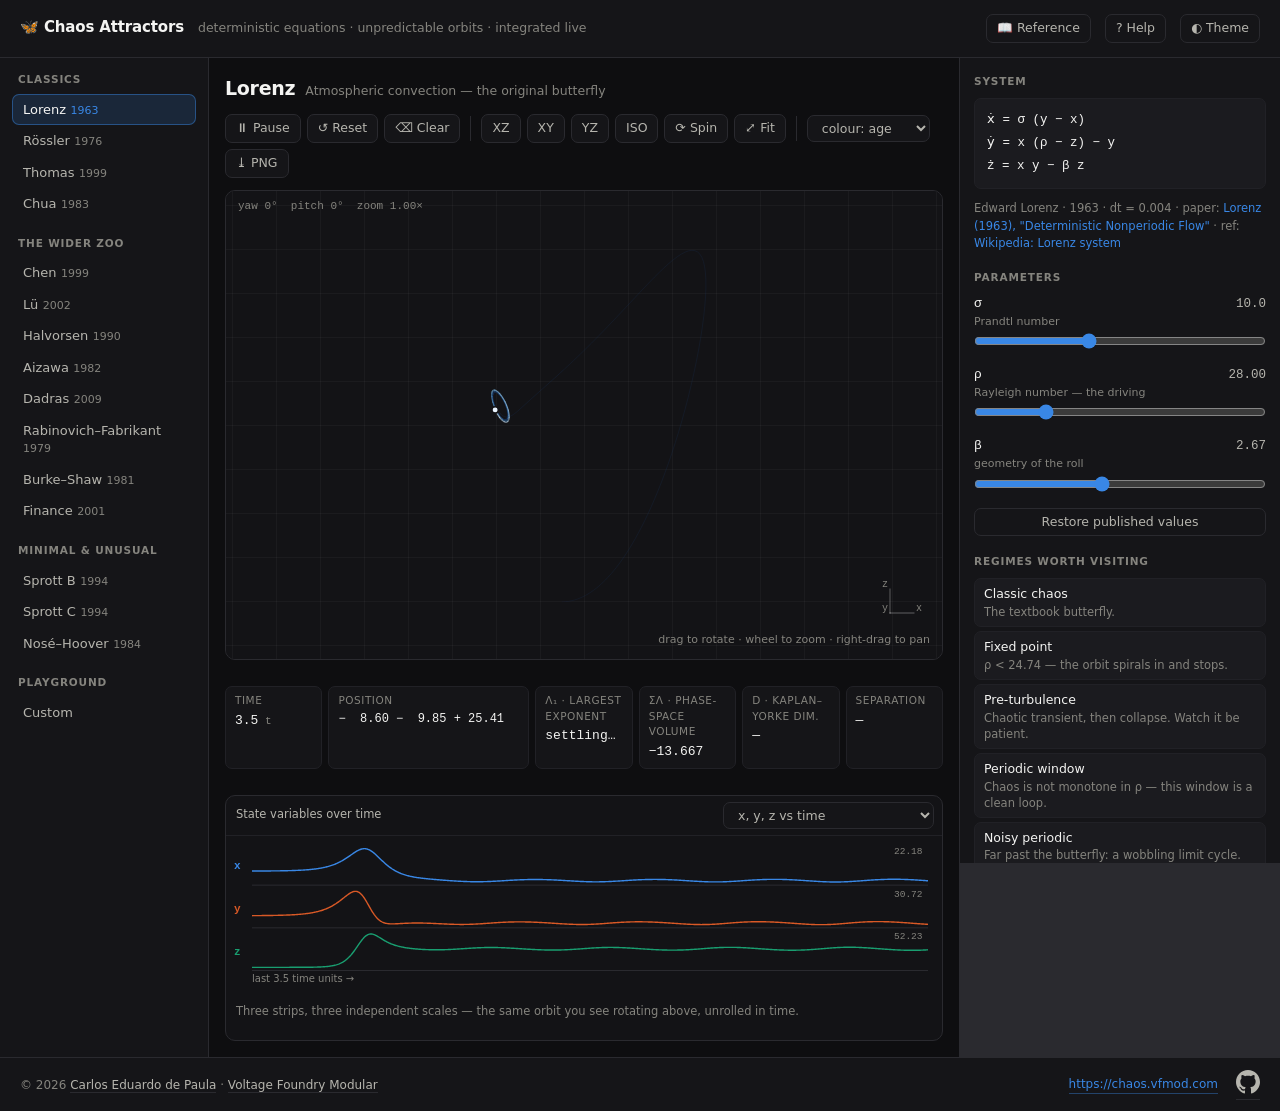
<file: index.html>
<!DOCTYPE html>
<html lang="en" data-theme="dark">

<head>
  <meta charset="utf-8">
  <meta name="viewport" content="width=device-width, initial-scale=1">
  <title>Chaos Attractors — an interactive study guide</title>
  <meta name="description"
    content="Fifteen chaotic attractors, integrated live in the browser, with rotation, parameter sweeps, Poincaré sections and Lyapunov diagnostics.">
  <link rel="canonical" href="https://chaos.vfmod.com/">
  <link rel="stylesheet" href="styles.css">
  <link rel="icon"
    href="data:image/svg+xml,<svg xmlns='http://www.w3.org/2000/svg' viewBox='0 0 32 32'><text y='26' font-size='26'>🦋</text></svg>">
  <script src="analytics.js" defer></script>
</head>

<body>

  <header class="masthead">
    <h1>🦋 Chaos Attractors</h1>
    <span class="sub">deterministic equations · unpredictable orbits · integrated live</span>
    <span class="spacer"></span>
    <!-- named target so repeat clicks reuse one tab and never lose the running sim -->
    <!-- data-file: the extensionless URL needs a server to resolve it, so app.js
         swaps in the filename when the page was opened from disk -->
    <a class="btn" href="guide" data-file="guide.html" target="attractors-guide" title="The full study guide">📖
      Reference</a>
    <button class="btn" id="btn-help" title="Keyboard shortcuts and notes">? Help</button>
    <button class="btn" id="btn-theme" title="Toggle light / dark">◐ Theme</button>
  </header>

  <div class="shell">

    <!-- ------------------------------------------------------------ catalogue -->
    <nav class="col col--left" id="nav" aria-label="Attractor catalogue"></nav>

    <!-- ---------------------------------------------------------------- stage -->
    <main class="col col--stage">

      <div class="stage-head">
        <h2 id="title">—</h2>
        <span class="tagline" id="tagline"></span>
      </div>

      <div class="toolbar">
        <button class="btn" id="btn-play">⏸ Pause</button>
        <button class="btn" id="btn-reset" title="Back to the initial condition">↺ Reset</button>
        <button class="btn" id="btn-clear" title="Erase the trail, keep the state">⌫ Clear</button>
        <span class="rule"></span>
        <button class="btn view-preset" data-yaw="0" data-pitch="0" title="Looking along −y">XZ</button>
        <button class="btn view-preset" data-yaw="0" data-pitch="90" title="Looking down z">XY</button>
        <button class="btn view-preset" data-yaw="-90" data-pitch="0" title="Looking along x">YZ</button>
        <button class="btn view-preset" data-yaw="-35" data-pitch="22" title="Three-quarter view">ISO</button>
        <button class="btn" id="btn-spin" aria-pressed="false" title="Rotate the camera continuously">⟳ Spin</button>
        <button class="btn" id="btn-fit" title="Re-frame on the trajectory">⤢ Fit</button>
        <span class="rule"></span>
        <select class="btn" id="sel-color" title="What the trail colour encodes">
          <option value="age">colour: age</option>
          <option value="speed">colour: speed</option>
          <option value="depth">colour: depth</option>
        </select>
        <button class="btn" id="btn-png" title="Save the canvas as a PNG">⤓ PNG</button>
      </div>

      <div class="canvas-frame">
        <canvas id="scene"></canvas>
        <div class="legend" id="legend" hidden></div>
        <div class="hint">drag to rotate · wheel to zoom · right-drag to pan</div>
      </div>

      <dl class="stats" id="stats">
        <div class="stat">
          <dt class="stat-tip" tabindex="0"
            data-tip="Simulation time in model units. It advances by dt each integration step.">time</dt>
          <dd id="s-time">0<span class="unit"> t</span></dd>
        </div>
        <div class="stat stat--pos">
          <dt class="stat-tip" tabindex="0"
            data-tip="Current state vector (x, y, z) of the reference orbit in phase space.">position</dt>
          <dd id="s-pos">—</dd>
        </div>
        <div class="stat" id="s-lyap-box">
          <dt class="stat-tip" tabindex="0"
            data-tip="Largest Lyapunov exponent λ1. Positive means nearby starts diverge exponentially (chaos).">λ₁ ·
            largest exponent</dt>
          <dd id="s-lyap">—</dd>
        </div>
        <div class="stat">
          <dt class="stat-tip" tabindex="0"
            data-tip="Running average of divergence (sum of Lyapunov exponents). Negative means phase-space volumes contract onto an attractor.">
            Σλ · phase-space volume</dt>
          <dd id="s-div">—</dd>
        </div>
        <div class="stat">
          <dt class="stat-tip" tabindex="0"
            data-tip="Kaplan-Yorke fractal dimension estimate derived from Lyapunov exponents. Non-integer values indicate fractal geometry.">
            D · Kaplan–Yorke dim.</dt>
          <dd id="s-dim">—</dd>
        </div>
        <div class="stat">
          <dt class="stat-tip" tabindex="0"
            data-tip="Distance between the reference trajectory and the first ghost trajectory (when butterfly effect extra starting points is not zero).">
            separation</dt>
          <dd id="s-sep">—</dd>
        </div>
      </dl>

      <div class="inset-wrap">
        <div class="inset-head">
          <span class="title" id="inset-title">Time series</span>
          <span class="spacer"></span>
          <select class="btn" id="sel-inset">
            <option value="timeseries">x, y, z vs time</option>
            <option value="separation">divergence of nearby starts</option>
            <option value="poincare">Poincaré section</option>
            <option value="none">no panel</option>
          </select>
          <select class="btn" id="sel-section" hidden title="Which plane to slice">
            <option value="0">plane: x = c</option>
            <option value="1">plane: y = c</option>
            <option value="2" selected>plane: z = c</option>
          </select>
        </div>
        <canvas id="inset"></canvas>
        <p class="inset-note" id="inset-note"></p>
      </div>

    </main>

    <!-- ---------------------------------------------------------------- panel -->
    <aside class="col col--right">

      <section class="block">
        <h3>System</h3>
        <pre class="eqn" id="equations"></pre>

        <!-- shown only for the Custom system -->
        <div class="editor" id="editor" hidden>
          <div class="eq-row"><label for="eq-x">ẋ =</label><input id="eq-x" spellcheck="false" autocomplete="off"></div>
          <div class="eq-row"><label for="eq-y">ẏ =</label><input id="eq-y" spellcheck="false" autocomplete="off"></div>
          <div class="eq-row"><label for="eq-z">ż =</label><input id="eq-z" spellcheck="false" autocomplete="off"></div>
          <p class="eq-status" id="eq-status"></p>
          <div class="eq-grid">
            <div><label for="eq-x0">x₀</label><input id="eq-x0" type="number" step="any"></div>
            <div><label for="eq-y0">y₀</label><input id="eq-y0" type="number" step="any"></div>
            <div><label for="eq-z0">z₀</label><input id="eq-z0" type="number" step="any"></div>
            <div><label for="eq-dt">dt</label><input id="eq-dt" type="number" step="any" min="0.00001"></div>
          </div>
          <p class="eq-help">
            <code>x</code> <code>y</code> <code>z</code> are the state · any other name becomes a
            parameter · <code>sin</code> <code>cos</code> <code>exp</code> <code>sqrt</code>
            <code>abs</code> <code>**</code> available
          </p>
        </div>

        <p class="meta" id="credit"></p>
      </section>

      <section class="block">
        <h3>Parameters</h3>
        <div id="params"></div>
        <button class="btn btn--wide" id="btn-defaults">Restore published values</button>
      </section>

      <section class="block" id="preset-block">
        <h3 id="preset-title">Regimes worth visiting</h3>
        <div class="preset-list" id="presets"></div>
      </section>

      <!-- the custom system only: systems you have saved in this browser -->
      <section class="block" id="library-block" hidden>
        <h3>Saved systems</h3>
        <div class="lib-list" id="lib-list"></div>
        <div class="lib-save">
          <input id="lib-name" placeholder="name this system" spellcheck="false" autocomplete="off"
            aria-label="Name for the system you are saving">
          <button class="btn" id="btn-lib-save" title="Save the equations, parameters and dt as they are now">＋
            Save</button>
        </div>
        <div class="lib-actions">
          <button class="btn" id="btn-lib-export" title="Download every saved system as one .json file">⤓
            Export</button>
          <button class="btn" id="btn-lib-import" title="Load systems from a .json file">⤒ Import</button>
        </div>
        <!-- its own line: the editor's status is overwritten by the live verdict -->
        <p class="lib-status" id="lib-status"></p>
        <p class="panel-note">Export to keep them or move them to another browser — or drag a <code>.json</code> file
          anywhere onto this page. Only import files you trust: the equations are JavaScript.</p>
      </section>

      <section class="block">
        <h3>Simulation</h3>

        <div class="field">
          <div class="with-val"><label for="rng-speed">Speed</label><span class="v" id="v-speed">1.0×</span></div>
          <input type="range" id="rng-speed" min="0.1" max="4" step="0.1" value="1">
        </div>

        <div class="field">
          <div class="with-val"><label for="rng-trail">Trail length</label><span class="v" id="v-trail">12 000
              pts</span></div>
          <input type="range" id="rng-trail" min="1000" max="60000" step="1000" value="12000">
        </div>

        <div class="field">
          <div class="with-val"><label for="rng-width">Line weight</label><span class="v" id="v-width">1.0 px</span>
          </div>
          <input type="range" id="rng-width" min="0.4" max="3" step="0.1" value="1">
        </div>

        <div class="field">
          <label class="check"><input type="checkbox" id="chk-glow" checked> Glow</label>
        </div>
        <div class="field">
          <label class="check"><input type="checkbox" id="chk-autofit" checked> Auto-fit the view</label>
        </div>
        <div class="field">
          <label class="check"><input type="checkbox" id="chk-axes" checked> Axis gizmo &amp; grid</label>
        </div>

        <button class="btn btn--wide" id="btn-settings-reset"
          title="Speed, trail, colour mode, panel, ghosts and ε back to their defaults">Reset settings</button>
        <p class="panel-note">These settings, the theme and your saved systems are kept in this browser.</p>
      </section>

      <section class="block">
        <h3>Butterfly effect</h3>
        <div class="field">
          <div class="with-val"><label for="rng-ghosts">Extra starting points</label><span class="v"
              id="v-ghosts">0</span></div>
          <input type="range" id="rng-ghosts" min="0" max="3" step="1" value="0">
        </div>
        <div class="field">
          <div class="with-val"><label for="rng-eps">Initial offset ε</label><span class="v" id="v-eps">1e−6</span>
          </div>
          <input type="range" id="rng-eps" min="-12" max="-1" step="0.5" value="-6">
        </div>
        <p class="prose" style="margin:0">Launch near-identical copies and watch how long they agree. That interval —
          not the equations — is the forecast horizon.</p>
      </section>

      <section class="block">
        <h3>About this system</h3>
        <div class="prose" id="about"></div>
        <ul class="tips" id="tips"></ul>
      </section>

    </aside>
  </div>

  <dialog id="dlg-help">
    <button class="btn dlg-close" id="dlg-close">✕</button>
    <div class="dlg-body">
      <h2>Reading the instrument panel</h2>

      <h3>Keyboard</h3>
      <table>
        <tr>
          <td><kbd>Space</kbd></td>
          <td>pause / resume</td>
        </tr>
        <tr>
          <td><kbd>R</kbd> · <kbd>C</kbd></td>
          <td>reset the orbit · clear the trail</td>
        </tr>
        <tr>
          <td><kbd>1</kbd>–<kbd>4</kbd></td>
          <td>XZ · XY · YZ · ISO views</td>
        </tr>
        <tr>
          <td><kbd>←</kbd><kbd>→</kbd><kbd>↑</kbd><kbd>↓</kbd></td>
          <td>rotate the camera</td>
        </tr>
        <tr>
          <td><kbd>+</kbd> · <kbd>−</kbd></td>
          <td>zoom in · out</td>
        </tr>
        <tr>
          <td><kbd>F</kbd> · <kbd>S</kbd></td>
          <td>fit the view · toggle spin</td>
        </tr>
        <tr>
          <td><kbd>[</kbd> · <kbd>]</kbd></td>
          <td>previous · next attractor</td>
        </tr>
        <tr>
          <td><kbd>G</kbd></td>
          <td>add / remove a ghost trajectory</td>
        </tr>
      </table>

      <h3>The diagnostics</h3>
      <table>
        <tr>
          <td><b>λ₁</b></td>
          <td>The largest Lyapunov exponent, measured live by Benettin's method: two nearby orbits are advanced, their
            separation logged, then renormalised. <b>λ₁ &gt; 0 is the definition of chaos</b> — nearby states pull apart
            exponentially, and 1/λ₁ is roughly how long a forecast survives.</td>
        </tr>
        <tr>
          <td><b>Σλ</b></td>
          <td>The divergence of the vector field, ∇·F, averaged along the orbit — how fast a blob of initial conditions
            loses volume. Negative for every dissipative system here; ≈ 0 for Nosé–Hoover, which is why that one has no
            attractor.</td>
        </tr>
        <tr>
          <td><b>D</b></td>
          <td>The Kaplan–Yorke dimension, 2 + λ₁/|λ₃|, taking λ₂ ≈ 0 and λ₃ = Σλ − λ₁. A fractional number is the
            signature of a fractal. Lorenz settles near 2.06.</td>
        </tr>
        <tr>
          <td><b>separation</b></td>
          <td>Distance between the reference orbit and the first ghost, when ghosts are on.</td>
        </tr>
      </table>
      <p class="prose">All three are running estimates: they need a few thousand steps to settle, and they reset
        whenever you touch a parameter.</p>

      <h3>The numbers are honest, the pixels are not</h3>
      <p class="prose">Integration is 4th-order Runge–Kutta at a fixed step. Because these systems are chaotic, the
        computed orbit drifts away from the true orbit through the same initial point — no integrator avoids that. What
        it does capture is the <i>shape</i>: the attractor, its dimension and its exponents are robust, even though the
        individual trajectory drawn on screen is not the one you asked for.</p>
    </div>
  </dialog>

  <footer class="sitefoot">
    <span>© 2026 <a href="https://vfmod.com" target="_blank" rel="noopener noreferrer">Carlos Eduardo de
        Paula</a> · <a href="https://vfmod.com" target="_blank" rel="noopener noreferrer">Voltage Foundry
        Modular</a></span>
    <span class="spacer"></span>
    <a class="home" href="https://chaos.vfmod.com">https://chaos.vfmod.com</a>
    <a href="https://github.com/VoltageFoundryMod/ChaosAttractors" target="_blank" rel="noopener noreferrer">
      <svg xmlns="http://w3.org" width="24" height="24" viewBox="0 0 24 24" fill="currentColor">
        <path
          d="M12 0c-6.626 0-12 5.373-12 12 0 5.302 3.438 9.8 8.207 11.387.599.111.793-.261.793-.577v-2.234c-3.338.726-4.033-1.416-4.033-1.416-.546-1.387-1.333-1.756-1.333-1.756-1.089-.745.083-.729.083-.729 1.205.084 1.839 1.237 1.839 1.237 1.07 1.834 2.807 1.304 3.492.997.107-.775.418-1.305.762-1.604-2.665-.305-5.467-1.334-5.467-5.931 0-1.311.469-2.381 1.236-3.221-.124-.303-.535-1.524.117-3.176 0 0 1.008-.322 3.301 1.23.957-.266 1.983-.399 3.003-.404 1.02.005 2.047.138 3.006.404 2.291-1.552 3.297-1.23 3.297-1.23.653 1.653.242 2.874.118 3.176.77.84 1.235 1.911 1.235 3.221 0 4.609-2.807 5.624-5.479 5.921.43.372.823 1.102.823 2.222v3.293c0 .319.192.694.801.576 4.765-1.589 8.199-6.086 8.199-11.386 0-6.627-5.373-12-12-12z" />
      </svg>
    </a>
  </footer>

  <script src="attractors.js"></script>
  <script src="app.js"></script>
</body>

</html>
</file>
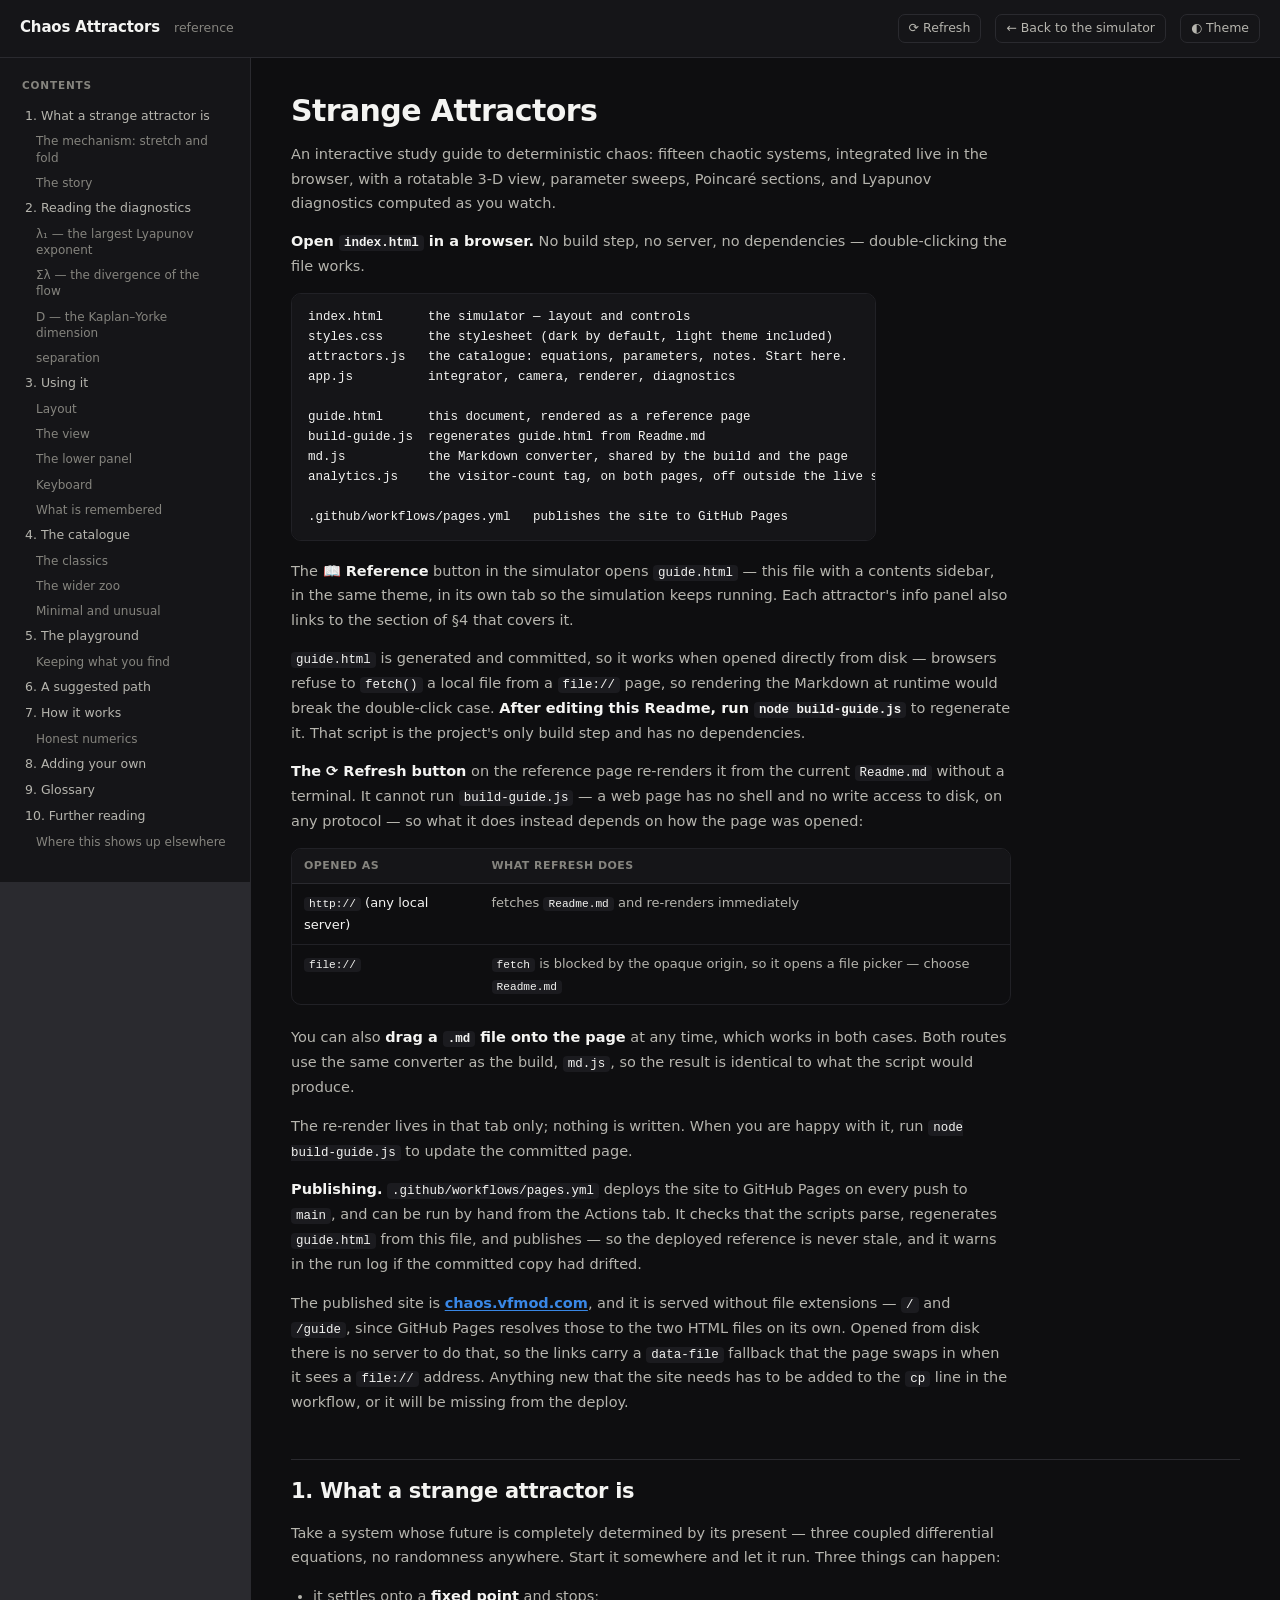
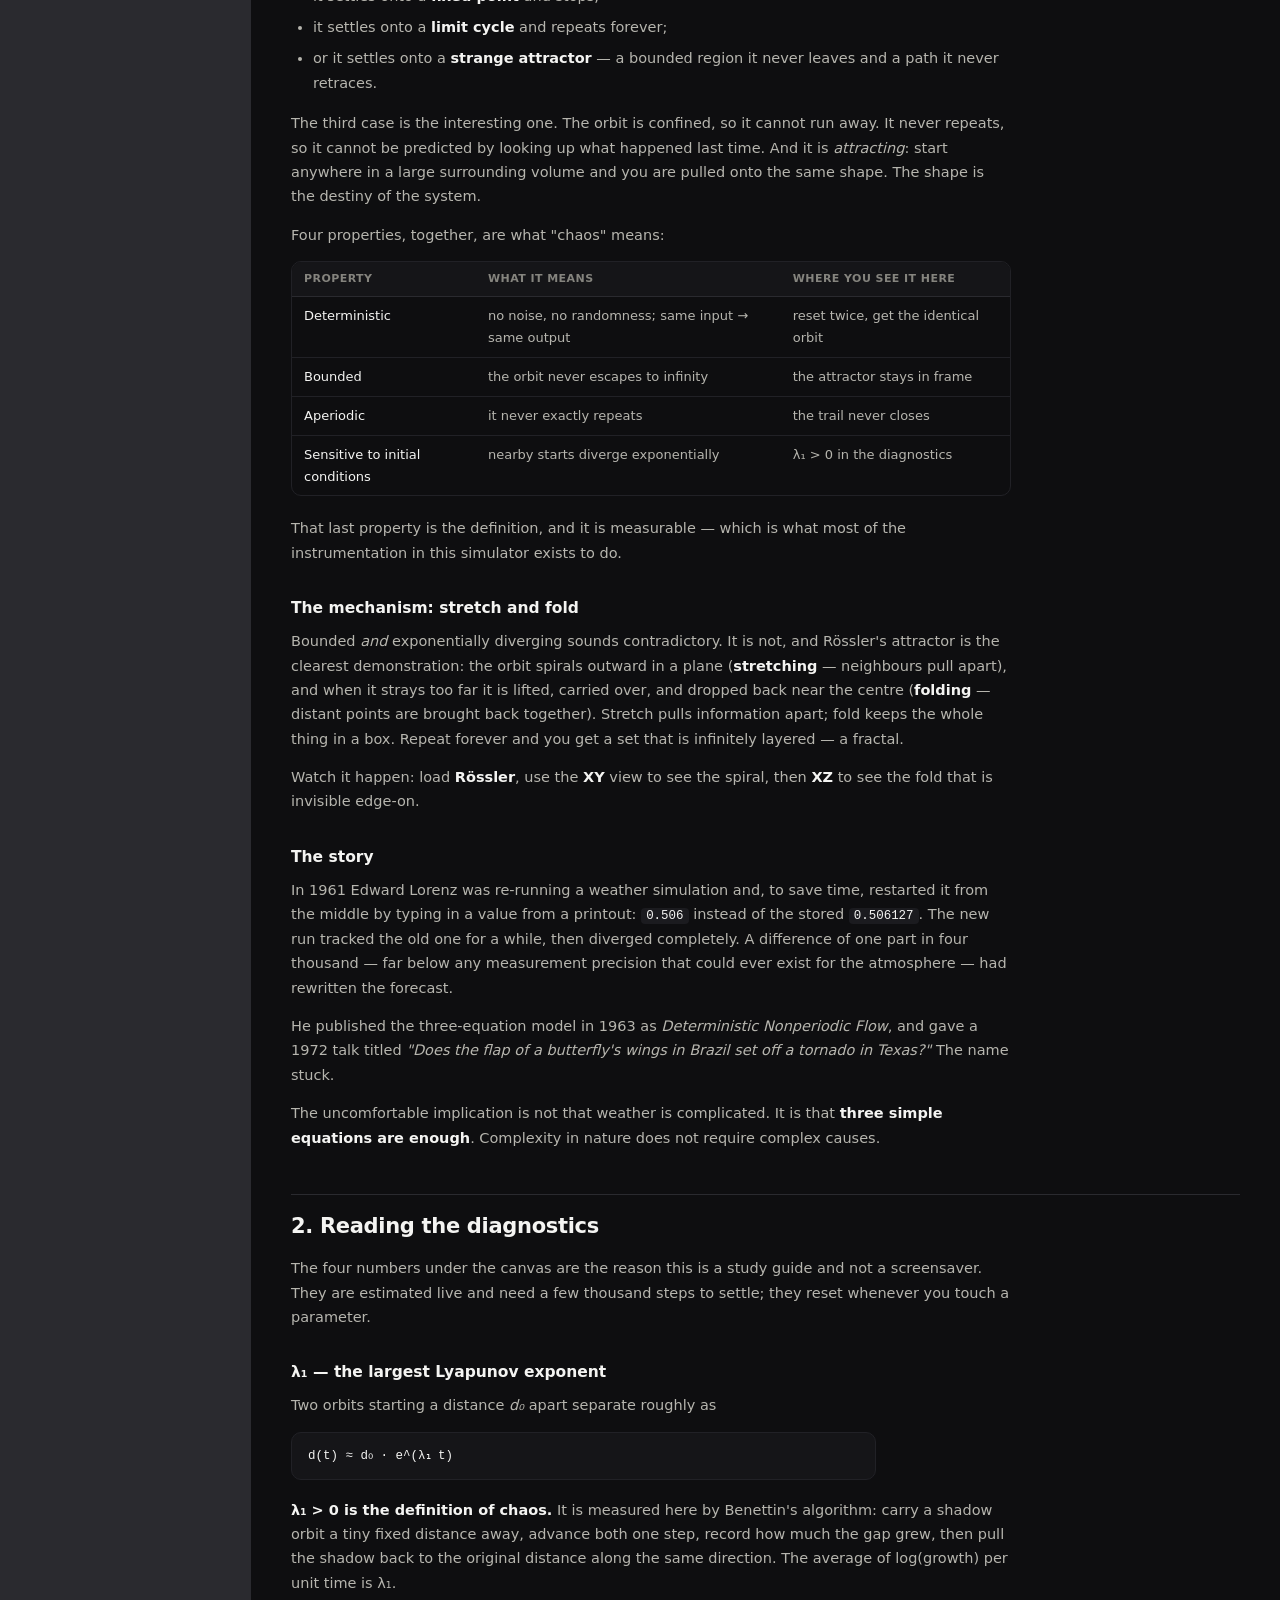
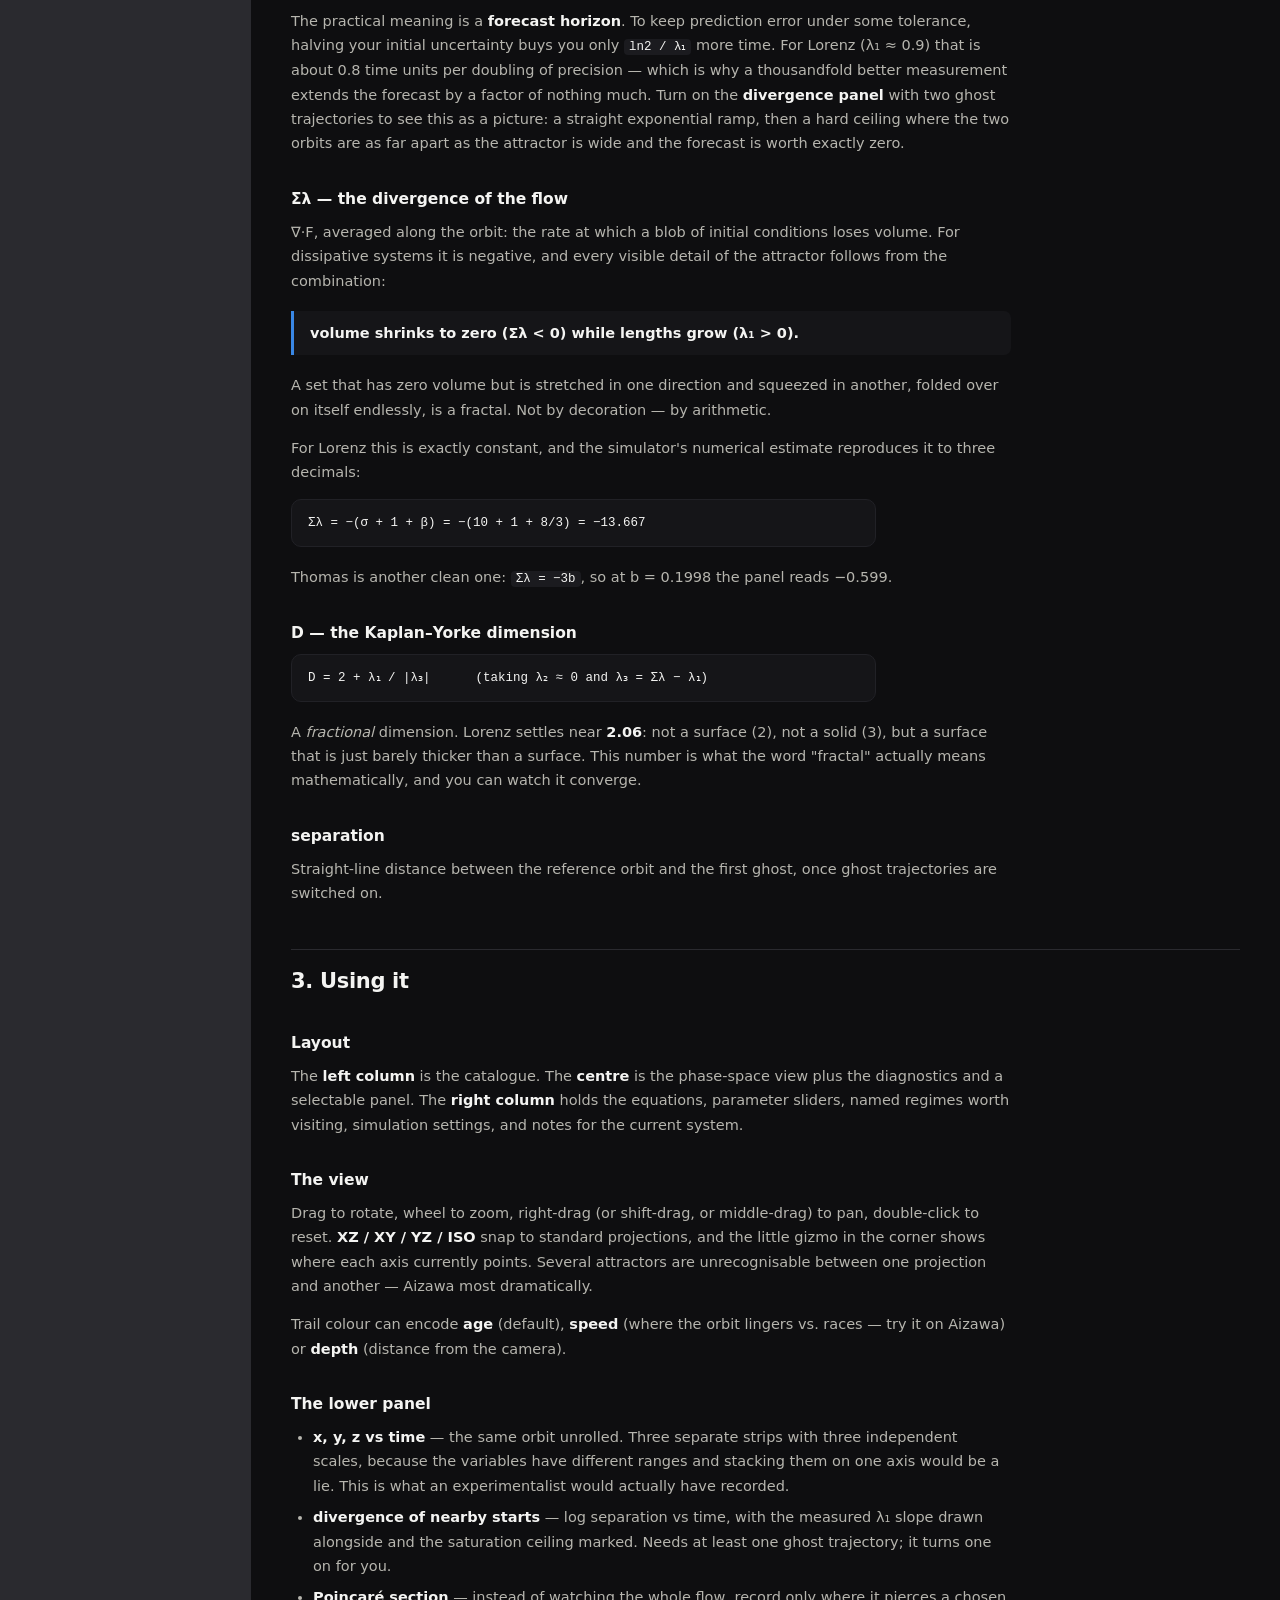
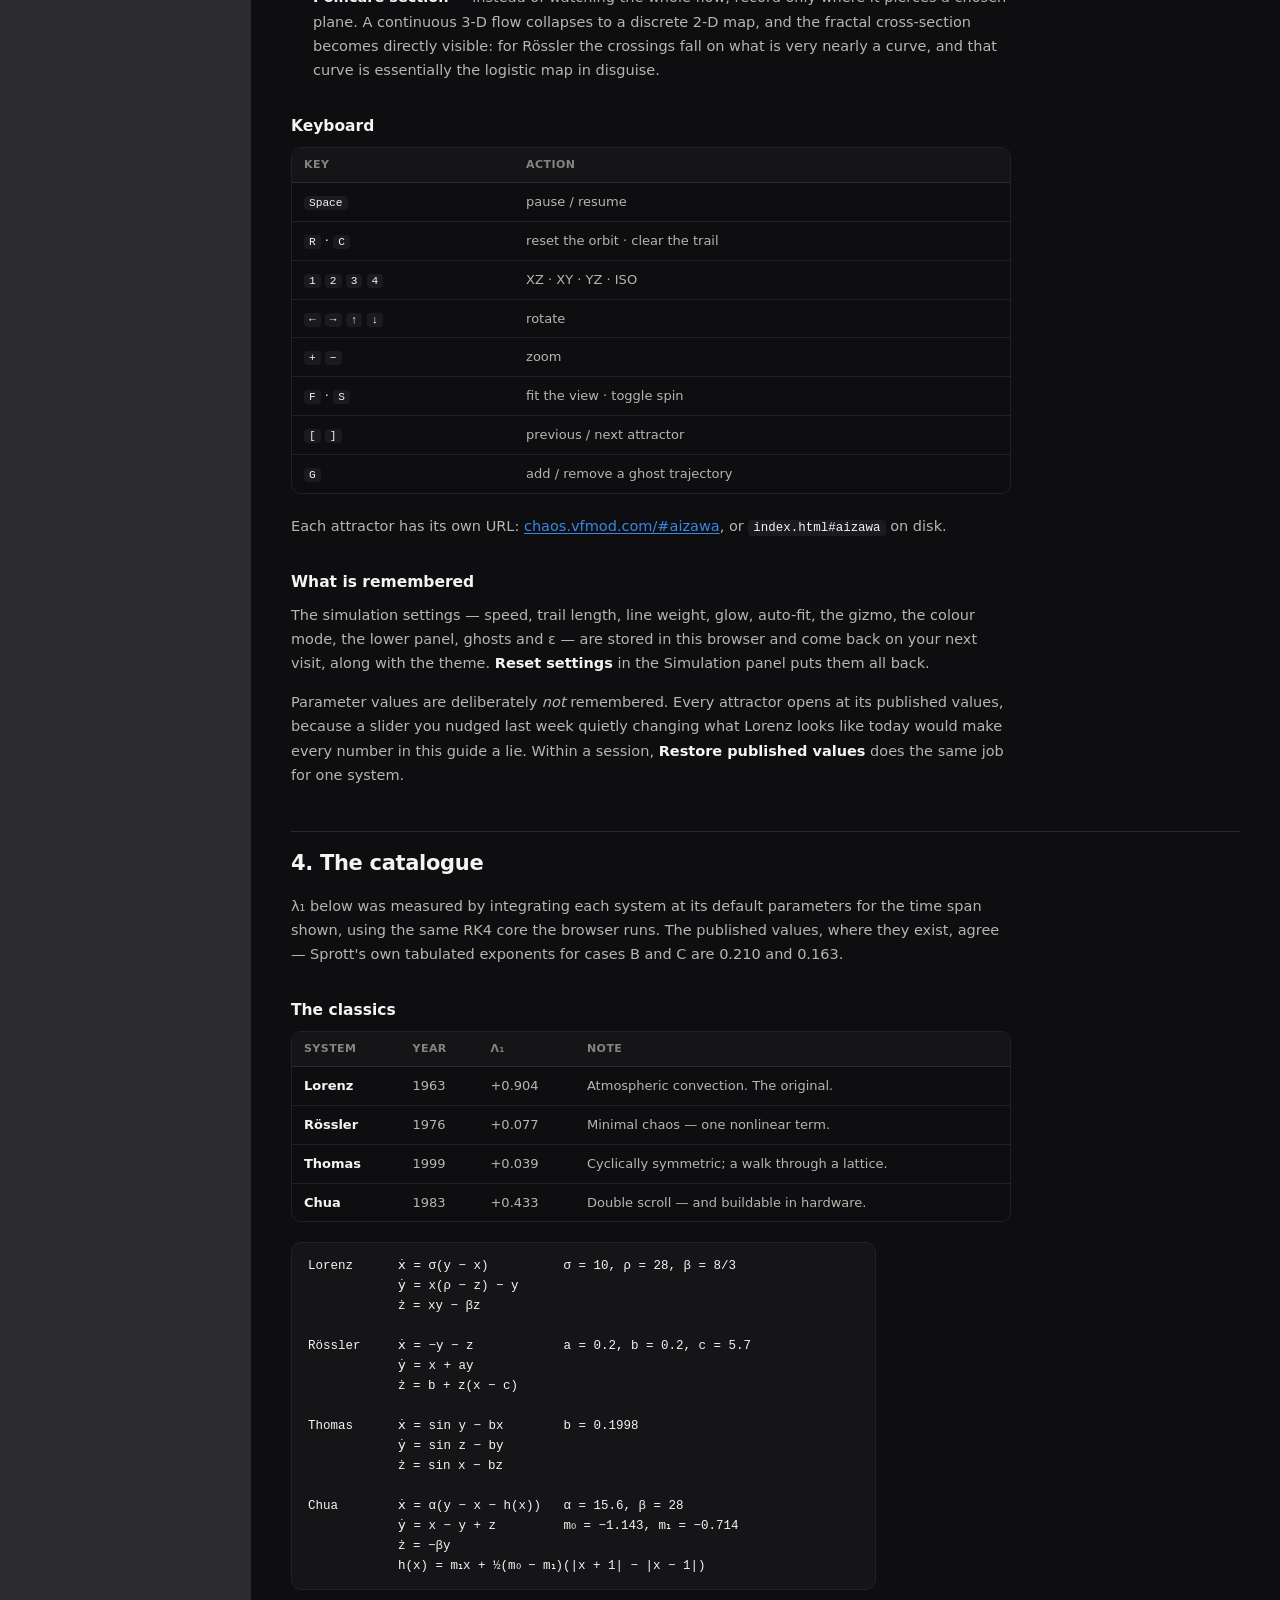
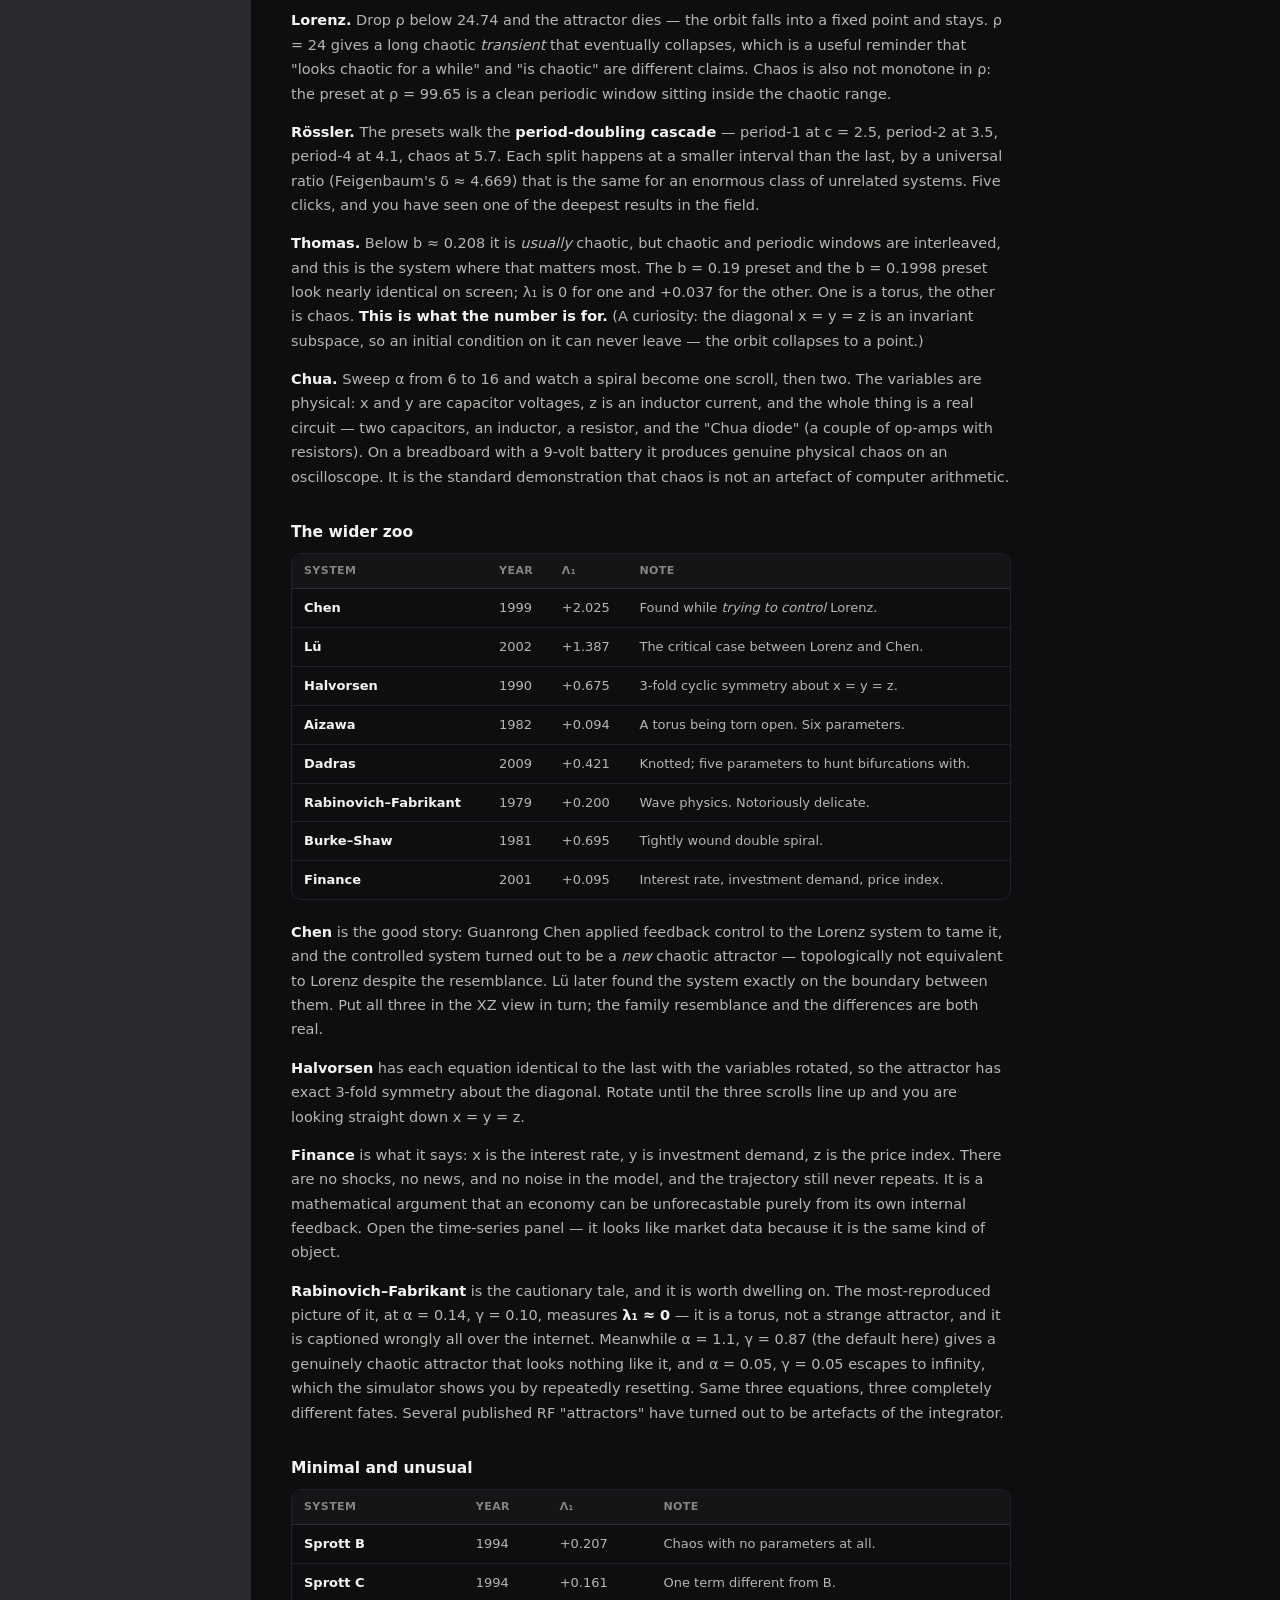
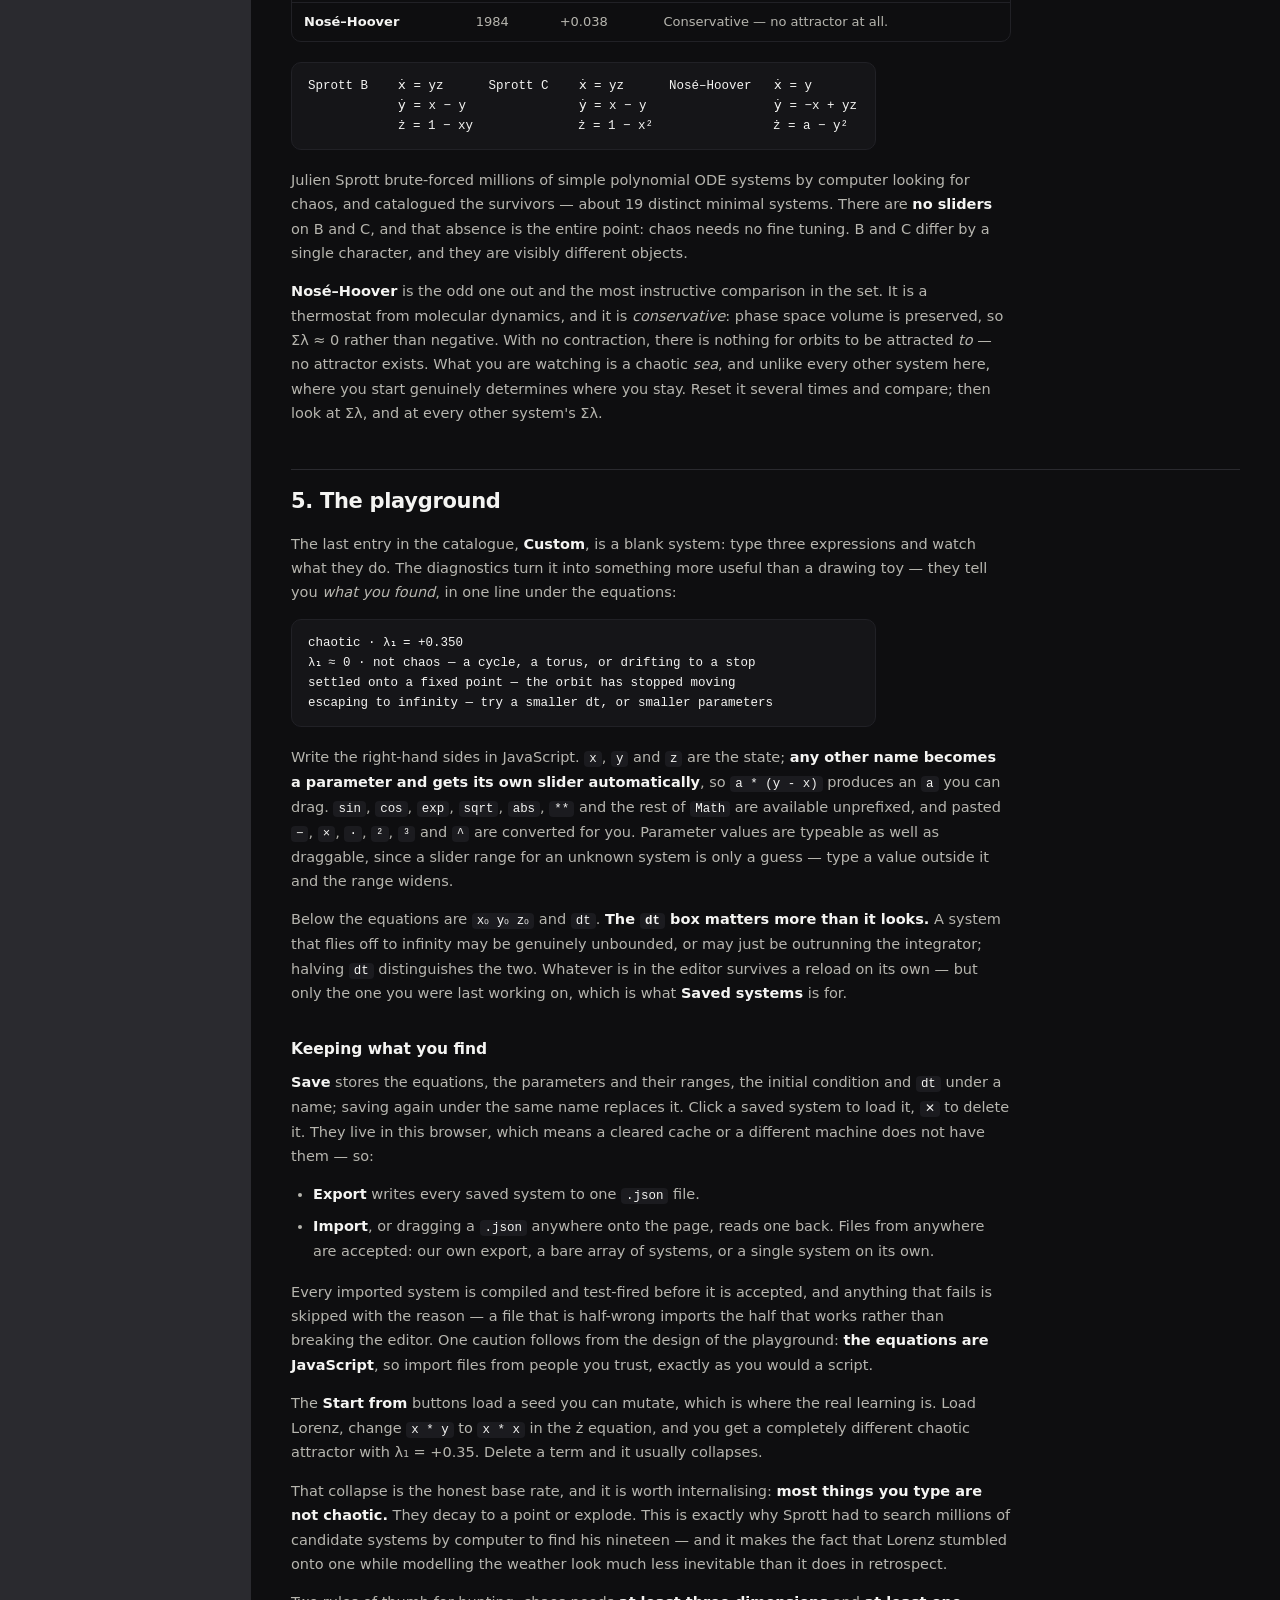
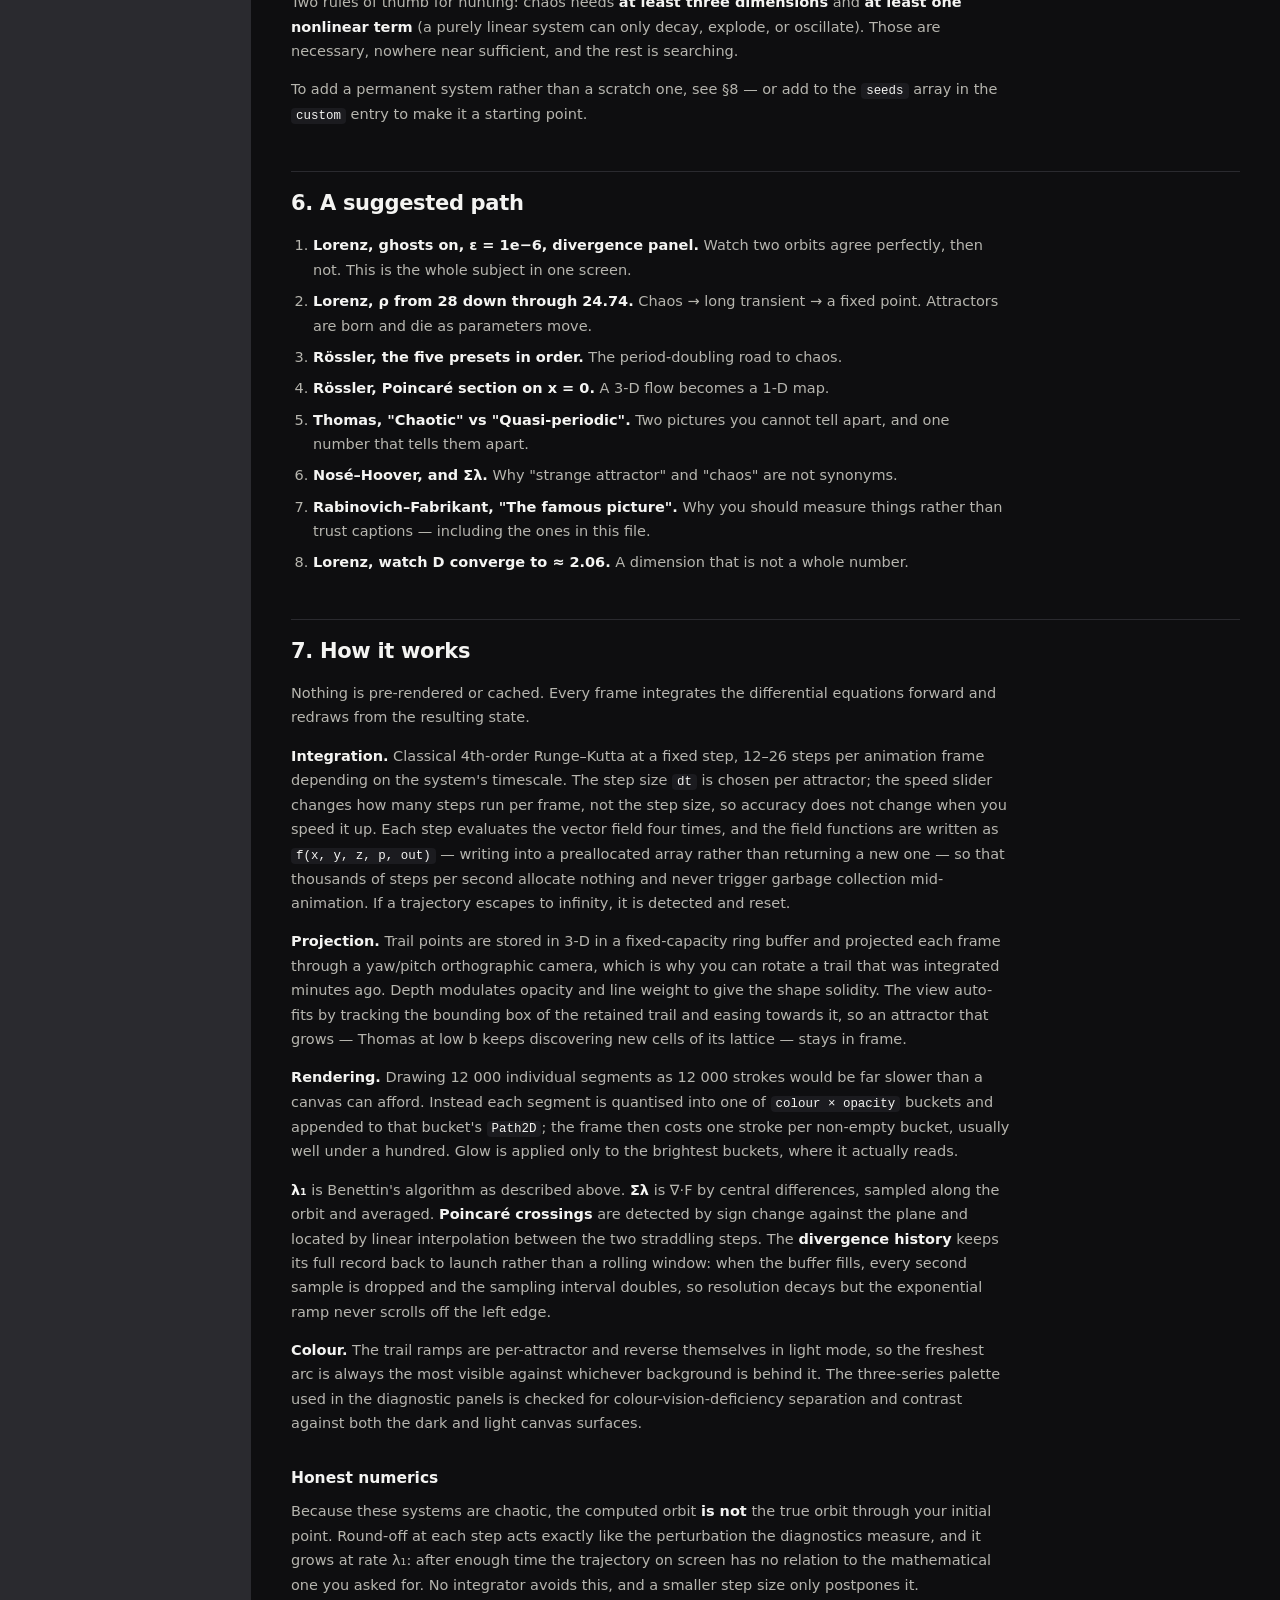
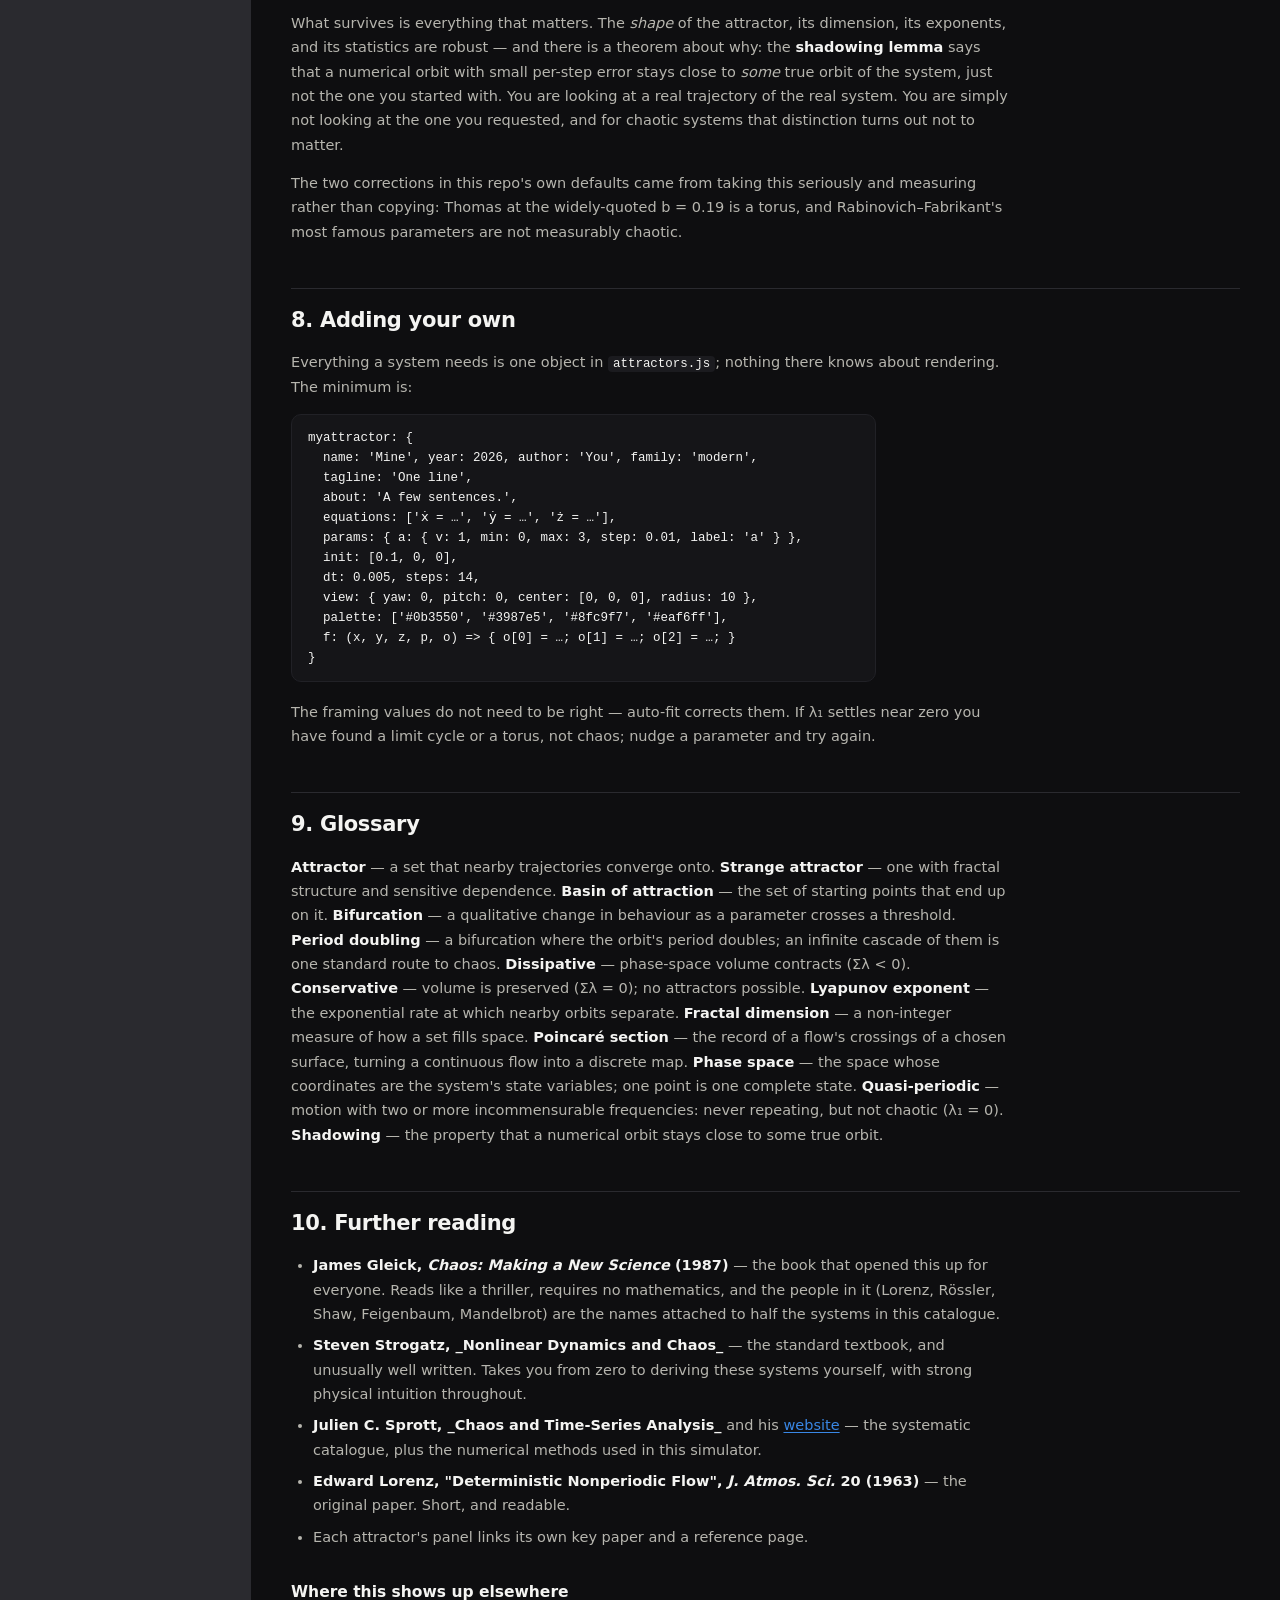
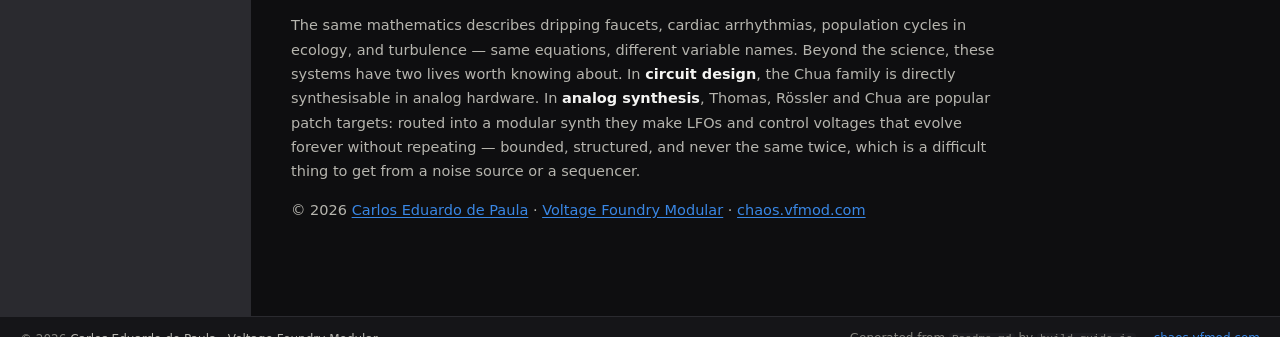
<file: guide.html>
<!DOCTYPE html>
<html lang="en" data-theme="dark">
<head>
<meta charset="utf-8">
<meta name="viewport" content="width=device-width, initial-scale=1">
<title>Reference — Chaos Attractors</title>
<meta name="description" content="Study guide to deterministic chaos: what strange attractors are, how to read Lyapunov diagnostics, and a catalogue of fifteen systems.">
<link rel="canonical" href="https://chaos.vfmod.com/guide">
<link rel="stylesheet" href="styles.css">
<link rel="icon" href="data:image/svg+xml,<svg xmlns='http://www.w3.org/2000/svg' viewBox='0 0 32 32'><text y='26' font-size='26'>🦋</text></svg>">
<script src="analytics.js" defer></script>
</head>
<body class="g-body">

<header class="masthead">
  <h1>Chaos Attractors</h1>
  <span class="sub">reference</span>
  <span class="spacer"></span>
  <button class="btn" id="btn-refresh" title="Re-render this page from Readme.md">⟳ Refresh</button>
  <a class="btn" href="./" data-file="index.html">← Back to the simulator</a>
  <button class="btn" id="btn-theme" title="Toggle light / dark">◐ Theme</button>
</header>

<p class="g-status" id="g-status" hidden></p>

<div class="g-shell">
  <nav class="g-toc" aria-label="Contents">
    <h2>Contents</h2>
    <div class="g-toc-list" id="g-toc-list">
      <a class="g-toc-item g-toc-2" href="#1-what-a-strange-attractor-is">1. What a strange attractor is</a>
      <a class="g-toc-item g-toc-3" href="#the-mechanism-stretch-and-fold">The mechanism: stretch and fold</a>
      <a class="g-toc-item g-toc-3" href="#the-story">The story</a>
      <a class="g-toc-item g-toc-2" href="#2-reading-the-diagnostics">2. Reading the diagnostics</a>
      <a class="g-toc-item g-toc-3" href="#the-largest-lyapunov-exponent">λ₁ — the largest Lyapunov exponent</a>
      <a class="g-toc-item g-toc-3" href="#the-divergence-of-the-flow">Σλ — the divergence of the flow</a>
      <a class="g-toc-item g-toc-3" href="#d-the-kaplan-yorke-dimension">D — the Kaplan–Yorke dimension</a>
      <a class="g-toc-item g-toc-3" href="#separation">separation</a>
      <a class="g-toc-item g-toc-2" href="#3-using-it">3. Using it</a>
      <a class="g-toc-item g-toc-3" href="#layout">Layout</a>
      <a class="g-toc-item g-toc-3" href="#the-view">The view</a>
      <a class="g-toc-item g-toc-3" href="#the-lower-panel">The lower panel</a>
      <a class="g-toc-item g-toc-3" href="#keyboard">Keyboard</a>
      <a class="g-toc-item g-toc-3" href="#what-is-remembered">What is remembered</a>
      <a class="g-toc-item g-toc-2" href="#4-the-catalogue">4. The catalogue</a>
      <a class="g-toc-item g-toc-3" href="#the-classics">The classics</a>
      <a class="g-toc-item g-toc-3" href="#the-wider-zoo">The wider zoo</a>
      <a class="g-toc-item g-toc-3" href="#minimal-and-unusual">Minimal and unusual</a>
      <a class="g-toc-item g-toc-2" href="#5-the-playground">5. The playground</a>
      <a class="g-toc-item g-toc-3" href="#keeping-what-you-find">Keeping what you find</a>
      <a class="g-toc-item g-toc-2" href="#6-a-suggested-path">6. A suggested path</a>
      <a class="g-toc-item g-toc-2" href="#7-how-it-works">7. How it works</a>
      <a class="g-toc-item g-toc-3" href="#honest-numerics">Honest numerics</a>
      <a class="g-toc-item g-toc-2" href="#8-adding-your-own">8. Adding your own</a>
      <a class="g-toc-item g-toc-2" href="#9-glossary">9. Glossary</a>
      <a class="g-toc-item g-toc-2" href="#10-further-reading">10. Further reading</a>
      <a class="g-toc-item g-toc-3" href="#where-this-shows-up-elsewhere">Where this shows up elsewhere</a>
    </div>
  </nav>
  <main class="g-doc" id="g-doc">
<h1 id="strange-attractors"><a class="g-anchor" href="#strange-attractors">Strange Attractors</a></h1>
<p>An interactive study guide to deterministic chaos: fifteen chaotic systems, integrated live in the browser, with a rotatable 3-D view, parameter sweeps, Poincaré sections, and Lyapunov diagnostics computed as you watch.</p>
<p><strong>Open <code>index.html</code> in a browser.</strong> No build step, no server, no dependencies — double-clicking the file works.</p>
<pre class="g-code" data-lang="text"><code>index.html      the simulator — layout and controls
styles.css      the stylesheet (dark by default, light theme included)
attractors.js   the catalogue: equations, parameters, notes. Start here.
app.js          integrator, camera, renderer, diagnostics

guide.html      this document, rendered as a reference page
build-guide.js  regenerates guide.html from Readme.md
md.js           the Markdown converter, shared by the build and the page
analytics.js    the visitor-count tag, on both pages, off outside the live site

.github/workflows/pages.yml   publishes the site to GitHub Pages</code></pre>
<p>The <strong>📖 Reference</strong> button in the simulator opens <code>guide.html</code> — this file with a contents sidebar, in the same theme, in its own tab so the simulation keeps running. Each attractor's info panel also links to the section of §4 that covers it.</p>
<p><code>guide.html</code> is generated and committed, so it works when opened directly from disk — browsers refuse to <code>fetch()</code> a local file from a <code>file://</code> page, so rendering the Markdown at runtime would break the double-click case. <strong>After editing this Readme, run <code>node build-guide.js</code></strong> to regenerate it. That script is the project's only build step and has no dependencies.</p>
<p><strong>The ⟳ Refresh button</strong> on the reference page re-renders it from the current <code>Readme.md</code> without a terminal. It cannot run <code>build-guide.js</code> — a web page has no shell and no write access to disk, on any protocol — so what it does instead depends on how the page was opened:</p>
<div class="g-tablewrap"><table><thead><tr><th>Opened as</th><th>What Refresh does</th></tr></thead><tbody><tr><td><code>http://</code> (any local server)</td><td>fetches <code>Readme.md</code> and re-renders immediately</td></tr><tr><td><code>file://</code></td><td><code>fetch</code> is blocked by the opaque origin, so it opens a file picker — choose <code>Readme.md</code></td></tr></tbody></table></div>
<p>You can also <strong>drag a <code>.md</code> file onto the page</strong> at any time, which works in both cases. Both routes use the same converter as the build, <code>md.js</code>, so the result is identical to what the script would produce.</p>
<p>The re-render lives in that tab only; nothing is written. When you are happy with it, run <code>node build-guide.js</code> to update the committed page.</p>
<p><strong>Publishing.</strong> <code>.github/workflows/pages.yml</code> deploys the site to GitHub Pages on every push to <code>main</code>, and can be run by hand from the Actions tab. It checks that the scripts parse, regenerates <code>guide.html</code> from this file, and publishes — so the deployed reference is never stale, and it warns in the run log if the committed copy had drifted.</p>
<p>The published site is <strong><a href="https://chaos.vfmod.com" target="_blank" rel="noopener noreferrer">chaos.vfmod.com</a></strong>, and it is served without file extensions — <code>/</code> and <code>/guide</code>, since GitHub Pages resolves those to the two HTML files on its own. Opened from disk there is no server to do that, so the links carry a <code>data-file</code> fallback that the page swaps in when it sees a <code>file://</code> address. Anything new that the site needs has to be added to the <code>cp</code> line in the workflow, or it will be missing from the deploy.</p>
<hr>
<h2 id="1-what-a-strange-attractor-is"><a class="g-anchor" href="#1-what-a-strange-attractor-is">1. What a strange attractor is</a></h2>
<p>Take a system whose future is completely determined by its present — three coupled differential equations, no randomness anywhere. Start it somewhere and let it run. Three things can happen:</p>
<ul><li>it settles onto a <strong>fixed point</strong> and stops;</li><li>it settles onto a <strong>limit cycle</strong> and repeats forever;</li><li>or it settles onto a <strong>strange attractor</strong> — a bounded region it never leaves and a path it never retraces.</li></ul>
<p>The third case is the interesting one. The orbit is confined, so it cannot run away. It never repeats, so it cannot be predicted by looking up what happened last time. And it is <em>attracting</em>: start anywhere in a large surrounding volume and you are pulled onto the same shape. The shape is the destiny of the system.</p>
<p>Four properties, together, are what &quot;chaos&quot; means:</p>
<div class="g-tablewrap"><table><thead><tr><th>Property</th><th>What it means</th><th>Where you see it here</th></tr></thead><tbody><tr><td>Deterministic</td><td>no noise, no randomness; same input → same output</td><td>reset twice, get the identical orbit</td></tr><tr><td>Bounded</td><td>the orbit never escapes to infinity</td><td>the attractor stays in frame</td></tr><tr><td>Aperiodic</td><td>it never exactly repeats</td><td>the trail never closes</td></tr><tr><td>Sensitive to initial conditions</td><td>nearby starts diverge exponentially</td><td>λ₁ &gt; 0 in the diagnostics</td></tr></tbody></table></div>
<p>That last property is the definition, and it is measurable — which is what most of the instrumentation in this simulator exists to do.</p>
<h3 id="the-mechanism-stretch-and-fold"><a class="g-anchor" href="#the-mechanism-stretch-and-fold">The mechanism: stretch and fold</a></h3>
<p>Bounded <em>and</em> exponentially diverging sounds contradictory. It is not, and Rössler's attractor is the clearest demonstration: the orbit spirals outward in a plane (<strong>stretching</strong> — neighbours pull apart), and when it strays too far it is lifted, carried over, and dropped back near the centre (<strong>folding</strong> — distant points are brought back together). Stretch pulls information apart; fold keeps the whole thing in a box. Repeat forever and you get a set that is infinitely layered — a fractal.</p>
<p>Watch it happen: load <strong>Rössler</strong>, use the <strong>XY</strong> view to see the spiral, then <strong>XZ</strong> to see the fold that is invisible edge-on.</p>
<h3 id="the-story"><a class="g-anchor" href="#the-story">The story</a></h3>
<p>In 1961 Edward Lorenz was re-running a weather simulation and, to save time, restarted it from the middle by typing in a value from a printout: <code>0.506</code> instead of the stored <code>0.506127</code>. The new run tracked the old one for a while, then diverged completely. A difference of one part in four thousand — far below any measurement precision that could ever exist for the atmosphere — had rewritten the forecast.</p>
<p>He published the three-equation model in 1963 as <em>Deterministic Nonperiodic Flow</em>, and gave a 1972 talk titled <em>&quot;Does the flap of a butterfly's wings in Brazil set off a tornado in Texas?&quot;</em> The name stuck.</p>
<p>The uncomfortable implication is not that weather is complicated. It is that <strong>three simple equations are enough</strong>. Complexity in nature does not require complex causes.</p>
<hr>
<h2 id="2-reading-the-diagnostics"><a class="g-anchor" href="#2-reading-the-diagnostics">2. Reading the diagnostics</a></h2>
<p>The four numbers under the canvas are the reason this is a study guide and not a screensaver. They are estimated live and need a few thousand steps to settle; they reset whenever you touch a parameter.</p>
<h3 id="the-largest-lyapunov-exponent"><a class="g-anchor" href="#the-largest-lyapunov-exponent">λ₁ — the largest Lyapunov exponent</a></h3>
<p>Two orbits starting a distance <em>d₀</em> apart separate roughly as</p>
<pre class="g-code" data-lang="text"><code>d(t) ≈ d₀ · e^(λ₁ t)</code></pre>
<p><strong>λ₁ &gt; 0 is the definition of chaos.</strong> It is measured here by Benettin's algorithm: carry a shadow orbit a tiny fixed distance away, advance both one step, record how much the gap grew, then pull the shadow back to the original distance along the same direction. The average of log(growth) per unit time is λ₁.</p>
<p>The practical meaning is a <strong>forecast horizon</strong>. To keep prediction error under some tolerance, halving your initial uncertainty buys you only <code>ln2 / λ₁</code> more time. For Lorenz (λ₁ ≈ 0.9) that is about 0.8 time units per doubling of precision — which is why a thousandfold better measurement extends the forecast by a factor of nothing much. Turn on the <strong>divergence panel</strong> with two ghost trajectories to see this as a picture: a straight exponential ramp, then a hard ceiling where the two orbits are as far apart as the attractor is wide and the forecast is worth exactly zero.</p>
<h3 id="the-divergence-of-the-flow"><a class="g-anchor" href="#the-divergence-of-the-flow">Σλ — the divergence of the flow</a></h3>
<p>∇·F, averaged along the orbit: the rate at which a blob of initial conditions loses volume. For dissipative systems it is negative, and every visible detail of the attractor follows from the combination:</p>
<blockquote><strong>volume shrinks to zero (Σλ &lt; 0) while lengths grow (λ₁ &gt; 0).</strong></blockquote>
<p>A set that has zero volume but is stretched in one direction and squeezed in another, folded over on itself endlessly, is a fractal. Not by decoration — by arithmetic.</p>
<p>For Lorenz this is exactly constant, and the simulator's numerical estimate reproduces it to three decimals:</p>
<pre class="g-code" data-lang="text"><code>Σλ = −(σ + 1 + β) = −(10 + 1 + 8/3) = −13.667</code></pre>
<p>Thomas is another clean one: <code>Σλ = −3b</code>, so at b = 0.1998 the panel reads −0.599.</p>
<h3 id="d-the-kaplan-yorke-dimension"><a class="g-anchor" href="#d-the-kaplan-yorke-dimension">D — the Kaplan–Yorke dimension</a></h3>
<pre class="g-code" data-lang="text"><code>D = 2 + λ₁ / |λ₃|      (taking λ₂ ≈ 0 and λ₃ = Σλ − λ₁)</code></pre>
<p>A <em>fractional</em> dimension. Lorenz settles near <strong>2.06</strong>: not a surface (2), not a solid (3), but a surface that is just barely thicker than a surface. This number is what the word &quot;fractal&quot; actually means mathematically, and you can watch it converge.</p>
<h3 id="separation"><a class="g-anchor" href="#separation">separation</a></h3>
<p>Straight-line distance between the reference orbit and the first ghost, once ghost trajectories are switched on.</p>
<hr>
<h2 id="3-using-it"><a class="g-anchor" href="#3-using-it">3. Using it</a></h2>
<h3 id="layout"><a class="g-anchor" href="#layout">Layout</a></h3>
<p>The <strong>left column</strong> is the catalogue. The <strong>centre</strong> is the phase-space view plus the diagnostics and a selectable panel. The <strong>right column</strong> holds the equations, parameter sliders, named regimes worth visiting, simulation settings, and notes for the current system.</p>
<h3 id="the-view"><a class="g-anchor" href="#the-view">The view</a></h3>
<p>Drag to rotate, wheel to zoom, right-drag (or shift-drag, or middle-drag) to pan, double-click to reset. <strong>XZ / XY / YZ / ISO</strong> snap to standard projections, and the little gizmo in the corner shows where each axis currently points. Several attractors are unrecognisable between one projection and another — Aizawa most dramatically.</p>
<p>Trail colour can encode <strong>age</strong> (default), <strong>speed</strong> (where the orbit lingers vs. races — try it on Aizawa) or <strong>depth</strong> (distance from the camera).</p>
<h3 id="the-lower-panel"><a class="g-anchor" href="#the-lower-panel">The lower panel</a></h3>
<ul><li><strong>x, y, z vs time</strong> — the same orbit unrolled. Three separate strips with three independent scales, because the variables have different ranges and stacking them on one axis would be a lie. This is what an experimentalist would actually have recorded.</li><li><strong>divergence of nearby starts</strong> — log separation vs time, with the measured λ₁ slope drawn alongside and the saturation ceiling marked. Needs at least one ghost trajectory; it turns one on for you.</li><li><strong>Poincaré section</strong> — instead of watching the whole flow, record only where it pierces a chosen plane. A continuous 3-D flow collapses to a discrete 2-D map, and the fractal cross-section becomes directly visible: for Rössler the crossings fall on what is very nearly a curve, and that curve is essentially the logistic map in disguise.</li></ul>
<h3 id="keyboard"><a class="g-anchor" href="#keyboard">Keyboard</a></h3>
<div class="g-tablewrap"><table><thead><tr><th>Key</th><th>Action</th></tr></thead><tbody><tr><td><code>Space</code></td><td>pause / resume</td></tr><tr><td><code>R</code> · <code>C</code></td><td>reset the orbit · clear the trail</td></tr><tr><td><code>1</code> <code>2</code> <code>3</code> <code>4</code></td><td>XZ · XY · YZ · ISO</td></tr><tr><td><code>←</code> <code>→</code> <code>↑</code> <code>↓</code></td><td>rotate</td></tr><tr><td><code>+</code> <code>−</code></td><td>zoom</td></tr><tr><td><code>F</code> · <code>S</code></td><td>fit the view · toggle spin</td></tr><tr><td><code>[</code> <code>]</code></td><td>previous / next attractor</td></tr><tr><td><code>G</code></td><td>add / remove a ghost trajectory</td></tr></tbody></table></div>
<p>Each attractor has its own URL: <a href="https://chaos.vfmod.com/#aizawa" target="_blank" rel="noopener noreferrer">chaos.vfmod.com/#aizawa</a>, or <code>index.html#aizawa</code> on disk.</p>
<h3 id="what-is-remembered"><a class="g-anchor" href="#what-is-remembered">What is remembered</a></h3>
<p>The simulation settings — speed, trail length, line weight, glow, auto-fit, the gizmo, the colour mode, the lower panel, ghosts and ε — are stored in this browser and come back on your next visit, along with the theme. <strong>Reset settings</strong> in the Simulation panel puts them all back.</p>
<p>Parameter values are deliberately <em>not</em> remembered. Every attractor opens at its published values, because a slider you nudged last week quietly changing what Lorenz looks like today would make every number in this guide a lie. Within a session, <strong>Restore published values</strong> does the same job for one system.</p>
<hr>
<h2 id="4-the-catalogue"><a class="g-anchor" href="#4-the-catalogue">4. The catalogue</a></h2>
<p>λ₁ below was measured by integrating each system at its default parameters for the time span shown, using the same RK4 core the browser runs. The published values, where they exist, agree — Sprott's own tabulated exponents for cases B and C are 0.210 and 0.163.</p>
<h3 id="the-classics"><a class="g-anchor" href="#the-classics">The classics</a></h3>
<div class="g-tablewrap"><table><thead><tr><th>System</th><th>Year</th><th>λ₁</th><th>Note</th></tr></thead><tbody><tr><td><strong>Lorenz</strong></td><td>1963</td><td>+0.904</td><td>Atmospheric convection. The original.</td></tr><tr><td><strong>Rössler</strong></td><td>1976</td><td>+0.077</td><td>Minimal chaos — one nonlinear term.</td></tr><tr><td><strong>Thomas</strong></td><td>1999</td><td>+0.039</td><td>Cyclically symmetric; a walk through a lattice.</td></tr><tr><td><strong>Chua</strong></td><td>1983</td><td>+0.433</td><td>Double scroll — and buildable in hardware.</td></tr></tbody></table></div>
<pre class="g-code" data-lang="text"><code>Lorenz      ẋ = σ(y − x)          σ = 10, ρ = 28, β = 8/3
            ẏ = x(ρ − z) − y
            ż = xy − βz

Rössler     ẋ = −y − z            a = 0.2, b = 0.2, c = 5.7
            ẏ = x + ay
            ż = b + z(x − c)

Thomas      ẋ = sin y − bx        b = 0.1998
            ẏ = sin z − by
            ż = sin x − bz

Chua        ẋ = α(y − x − h(x))   α = 15.6, β = 28
            ẏ = x − y + z         m₀ = −1.143, m₁ = −0.714
            ż = −βy
            h(x) = m₁x + ½(m₀ − m₁)(|x + 1| − |x − 1|)</code></pre>
<p><strong>Lorenz.</strong> Drop ρ below 24.74 and the attractor dies — the orbit falls into a fixed point and stays. ρ = 24 gives a long chaotic <em>transient</em> that eventually collapses, which is a useful reminder that &quot;looks chaotic for a while&quot; and &quot;is chaotic&quot; are different claims. Chaos is also not monotone in ρ: the preset at ρ = 99.65 is a clean periodic window sitting inside the chaotic range.</p>
<p><strong>Rössler.</strong> The presets walk the <strong>period-doubling cascade</strong> — period-1 at c = 2.5, period-2 at 3.5, period-4 at 4.1, chaos at 5.7. Each split happens at a smaller interval than the last, by a universal ratio (Feigenbaum's δ ≈ 4.669) that is the same for an enormous class of unrelated systems. Five clicks, and you have seen one of the deepest results in the field.</p>
<p><strong>Thomas.</strong> Below b ≈ 0.208 it is <em>usually</em> chaotic, but chaotic and periodic windows are interleaved, and this is the system where that matters most. The b = 0.19 preset and the b = 0.1998 preset look nearly identical on screen; λ₁ is 0 for one and +0.037 for the other. One is a torus, the other is chaos. <strong>This is what the number is for.</strong> (A curiosity: the diagonal x = y = z is an invariant subspace, so an initial condition on it can never leave — the orbit collapses to a point.)</p>
<p><strong>Chua.</strong> Sweep α from 6 to 16 and watch a spiral become one scroll, then two. The variables are physical: x and y are capacitor voltages, z is an inductor current, and the whole thing is a real circuit — two capacitors, an inductor, a resistor, and the &quot;Chua diode&quot; (a couple of op-amps with resistors). On a breadboard with a 9-volt battery it produces genuine physical chaos on an oscilloscope. It is the standard demonstration that chaos is not an artefact of computer arithmetic.</p>
<h3 id="the-wider-zoo"><a class="g-anchor" href="#the-wider-zoo">The wider zoo</a></h3>
<div class="g-tablewrap"><table><thead><tr><th>System</th><th>Year</th><th>λ₁</th><th>Note</th></tr></thead><tbody><tr><td><strong>Chen</strong></td><td>1999</td><td>+2.025</td><td>Found while <em>trying to control</em> Lorenz.</td></tr><tr><td><strong>Lü</strong></td><td>2002</td><td>+1.387</td><td>The critical case between Lorenz and Chen.</td></tr><tr><td><strong>Halvorsen</strong></td><td>1990</td><td>+0.675</td><td>3-fold cyclic symmetry about x = y = z.</td></tr><tr><td><strong>Aizawa</strong></td><td>1982</td><td>+0.094</td><td>A torus being torn open. Six parameters.</td></tr><tr><td><strong>Dadras</strong></td><td>2009</td><td>+0.421</td><td>Knotted; five parameters to hunt bifurcations with.</td></tr><tr><td><strong>Rabinovich–Fabrikant</strong></td><td>1979</td><td>+0.200</td><td>Wave physics. Notoriously delicate.</td></tr><tr><td><strong>Burke–Shaw</strong></td><td>1981</td><td>+0.695</td><td>Tightly wound double spiral.</td></tr><tr><td><strong>Finance</strong></td><td>2001</td><td>+0.095</td><td>Interest rate, investment demand, price index.</td></tr></tbody></table></div>
<p><strong>Chen</strong> is the good story: Guanrong Chen applied feedback control to the Lorenz system to tame it, and the controlled system turned out to be a <em>new</em> chaotic attractor — topologically not equivalent to Lorenz despite the resemblance. Lü later found the system exactly on the boundary between them. Put all three in the XZ view in turn; the family resemblance and the differences are both real.</p>
<p><strong>Halvorsen</strong> has each equation identical to the last with the variables rotated, so the attractor has exact 3-fold symmetry about the diagonal. Rotate until the three scrolls line up and you are looking straight down x = y = z.</p>
<p><strong>Finance</strong> is what it says: x is the interest rate, y is investment demand, z is the price index. There are no shocks, no news, and no noise in the model, and the trajectory still never repeats. It is a mathematical argument that an economy can be unforecastable purely from its own internal feedback. Open the time-series panel — it looks like market data because it is the same kind of object.</p>
<p><strong>Rabinovich–Fabrikant</strong> is the cautionary tale, and it is worth dwelling on. The most-reproduced picture of it, at α = 0.14, γ = 0.10, measures <strong>λ₁ ≈ 0</strong> — it is a torus, not a strange attractor, and it is captioned wrongly all over the internet. Meanwhile α = 1.1, γ = 0.87 (the default here) gives a genuinely chaotic attractor that looks nothing like it, and α = 0.05, γ = 0.05 escapes to infinity, which the simulator shows you by repeatedly resetting. Same three equations, three completely different fates. Several published RF &quot;attractors&quot; have turned out to be artefacts of the integrator.</p>
<h3 id="minimal-and-unusual"><a class="g-anchor" href="#minimal-and-unusual">Minimal and unusual</a></h3>
<div class="g-tablewrap"><table><thead><tr><th>System</th><th>Year</th><th>λ₁</th><th>Note</th></tr></thead><tbody><tr><td><strong>Sprott B</strong></td><td>1994</td><td>+0.207</td><td>Chaos with no parameters at all.</td></tr><tr><td><strong>Sprott C</strong></td><td>1994</td><td>+0.161</td><td>One term different from B.</td></tr><tr><td><strong>Nosé–Hoover</strong></td><td>1984</td><td>+0.038</td><td>Conservative — no attractor at all.</td></tr></tbody></table></div>
<pre class="g-code" data-lang="text"><code>Sprott B    ẋ = yz      Sprott C    ẋ = yz      Nosé–Hoover   ẋ = y
            ẏ = x − y               ẏ = x − y                 ẏ = −x + yz
            ż = 1 − xy              ż = 1 − x²                ż = a − y²</code></pre>
<p>Julien Sprott brute-forced millions of simple polynomial ODE systems by computer looking for chaos, and catalogued the survivors — about 19 distinct minimal systems. There are <strong>no sliders</strong> on B and C, and that absence is the entire point: chaos needs no fine tuning. B and C differ by a single character, and they are visibly different objects.</p>
<p><strong>Nosé–Hoover</strong> is the odd one out and the most instructive comparison in the set. It is a thermostat from molecular dynamics, and it is <em>conservative</em>: phase space volume is preserved, so Σλ ≈ 0 rather than negative. With no contraction, there is nothing for orbits to be attracted <em>to</em> — no attractor exists. What you are watching is a chaotic <em>sea</em>, and unlike every other system here, where you start genuinely determines where you stay. Reset it several times and compare; then look at Σλ, and at every other system's Σλ.</p>
<hr>
<h2 id="5-the-playground"><a class="g-anchor" href="#5-the-playground">5. The playground</a></h2>
<p>The last entry in the catalogue, <strong>Custom</strong>, is a blank system: type three expressions and watch what they do. The diagnostics turn it into something more useful than a drawing toy — they tell you <em>what you found</em>, in one line under the equations:</p>
<pre class="g-code" data-lang="text"><code>chaotic · λ₁ = +0.350
λ₁ ≈ 0 · not chaos — a cycle, a torus, or drifting to a stop
settled onto a fixed point — the orbit has stopped moving
escaping to infinity — try a smaller dt, or smaller parameters</code></pre>
<p>Write the right-hand sides in JavaScript. <code>x</code>, <code>y</code> and <code>z</code> are the state; <strong>any other name becomes a parameter and gets its own slider automatically</strong>, so <code>a * (y - x)</code> produces an <code>a</code> you can drag. <code>sin</code>, <code>cos</code>, <code>exp</code>, <code>sqrt</code>, <code>abs</code>, <code>**</code> and the rest of <code>Math</code> are available unprefixed, and pasted <code>−</code>, <code>×</code>, <code>·</code>, <code>²</code>, <code>³</code> and <code>^</code> are converted for you. Parameter values are typeable as well as draggable, since a slider range for an unknown system is only a guess — type a value outside it and the range widens.</p>
<p>Below the equations are <code>x₀ y₀ z₀</code> and <code>dt</code>. <strong>The <code>dt</code> box matters more than it looks.</strong> A system that flies off to infinity may be genuinely unbounded, or may just be outrunning the integrator; halving <code>dt</code> distinguishes the two. Whatever is in the editor survives a reload on its own — but only the one you were last working on, which is what <strong>Saved systems</strong> is for.</p>
<h3 id="keeping-what-you-find"><a class="g-anchor" href="#keeping-what-you-find">Keeping what you find</a></h3>
<p><strong>Save</strong> stores the equations, the parameters and their ranges, the initial condition and <code>dt</code> under a name; saving again under the same name replaces it. Click a saved system to load it, <code>✕</code> to delete it. They live in this browser, which means a cleared cache or a different machine does not have them — so:</p>
<ul><li><strong>Export</strong> writes every saved system to one <code>.json</code> file.</li><li><strong>Import</strong>, or dragging a <code>.json</code> anywhere onto the page, reads one back. Files from anywhere are accepted: our own export, a bare array of systems, or a single system on its own.</li></ul>
<p>Every imported system is compiled and test-fired before it is accepted, and anything that fails is skipped with the reason — a file that is half-wrong imports the half that works rather than breaking the editor. One caution follows from the design of the playground: <strong>the equations are JavaScript</strong>, so import files from people you trust, exactly as you would a script.</p>
<p>The <strong>Start from</strong> buttons load a seed you can mutate, which is where the real learning is. Load Lorenz, change <code>x * y</code> to <code>x * x</code> in the ż equation, and you get a completely different chaotic attractor with λ₁ = +0.35. Delete a term and it usually collapses.</p>
<p>That collapse is the honest base rate, and it is worth internalising: <strong>most things you type are not chaotic.</strong> They decay to a point or explode. This is exactly why Sprott had to search millions of candidate systems by computer to find his nineteen — and it makes the fact that Lorenz stumbled onto one while modelling the weather look much less inevitable than it does in retrospect.</p>
<p>Two rules of thumb for hunting: chaos needs <strong>at least three dimensions</strong> and <strong>at least one nonlinear term</strong> (a purely linear system can only decay, explode, or oscillate). Those are necessary, nowhere near sufficient, and the rest is searching.</p>
<p>To add a permanent system rather than a scratch one, see §8 — or add to the <code>seeds</code> array in the <code>custom</code> entry to make it a starting point.</p>
<hr>
<h2 id="6-a-suggested-path"><a class="g-anchor" href="#6-a-suggested-path">6. A suggested path</a></h2>
<ol><li><strong>Lorenz, ghosts on, ε = 1e−6, divergence panel.</strong> Watch two orbits agree perfectly, then not. This is the whole subject in one screen.</li><li><strong>Lorenz, ρ from 28 down through 24.74.</strong> Chaos → long transient → a fixed point. Attractors are born and die as parameters move.</li><li><strong>Rössler, the five presets in order.</strong> The period-doubling road to chaos.</li><li><strong>Rössler, Poincaré section on x = 0.</strong> A 3-D flow becomes a 1-D map.</li><li><strong>Thomas, &quot;Chaotic&quot; vs &quot;Quasi-periodic&quot;.</strong> Two pictures you cannot tell apart, and one number that tells them apart.</li><li><strong>Nosé–Hoover, and Σλ.</strong> Why &quot;strange attractor&quot; and &quot;chaos&quot; are not synonyms.</li><li><strong>Rabinovich–Fabrikant, &quot;The famous picture&quot;.</strong> Why you should measure things rather than trust captions — including the ones in this file.</li><li><strong>Lorenz, watch D converge to ≈ 2.06.</strong> A dimension that is not a whole number.</li></ol>
<hr>
<h2 id="7-how-it-works"><a class="g-anchor" href="#7-how-it-works">7. How it works</a></h2>
<p>Nothing is pre-rendered or cached. Every frame integrates the differential equations forward and redraws from the resulting state.</p>
<p><strong>Integration.</strong> Classical 4th-order Runge–Kutta at a fixed step, 12–26 steps per animation frame depending on the system's timescale. The step size <code>dt</code> is chosen per attractor; the speed slider changes how many steps run per frame, not the step size, so accuracy does not change when you speed it up. Each step evaluates the vector field four times, and the field functions are written as <code>f(x, y, z, p, out)</code> — writing into a preallocated array rather than returning a new one — so that thousands of steps per second allocate nothing and never trigger garbage collection mid-animation. If a trajectory escapes to infinity, it is detected and reset.</p>
<p><strong>Projection.</strong> Trail points are stored in 3-D in a fixed-capacity ring buffer and projected each frame through a yaw/pitch orthographic camera, which is why you can rotate a trail that was integrated minutes ago. Depth modulates opacity and line weight to give the shape solidity. The view auto-fits by tracking the bounding box of the retained trail and easing towards it, so an attractor that grows — Thomas at low b keeps discovering new cells of its lattice — stays in frame.</p>
<p><strong>Rendering.</strong> Drawing 12 000 individual segments as 12 000 strokes would be far slower than a canvas can afford. Instead each segment is quantised into one of <code>colour × opacity</code> buckets and appended to that bucket's <code>Path2D</code>; the frame then costs one stroke per non-empty bucket, usually well under a hundred. Glow is applied only to the brightest buckets, where it actually reads.</p>
<p><strong>λ₁</strong> is Benettin's algorithm as described above. <strong>Σλ</strong> is ∇·F by central differences, sampled along the orbit and averaged. <strong>Poincaré crossings</strong> are detected by sign change against the plane and located by linear interpolation between the two straddling steps. The <strong>divergence history</strong> keeps its full record back to launch rather than a rolling window: when the buffer fills, every second sample is dropped and the sampling interval doubles, so resolution decays but the exponential ramp never scrolls off the left edge.</p>
<p><strong>Colour.</strong> The trail ramps are per-attractor and reverse themselves in light mode, so the freshest arc is always the most visible against whichever background is behind it. The three-series palette used in the diagnostic panels is checked for colour-vision-deficiency separation and contrast against both the dark and light canvas surfaces.</p>
<h3 id="honest-numerics"><a class="g-anchor" href="#honest-numerics">Honest numerics</a></h3>
<p>Because these systems are chaotic, the computed orbit <strong>is not</strong> the true orbit through your initial point. Round-off at each step acts exactly like the perturbation the diagnostics measure, and it grows at rate λ₁: after enough time the trajectory on screen has no relation to the mathematical one you asked for. No integrator avoids this, and a smaller step size only postpones it.</p>
<p>What survives is everything that matters. The <em>shape</em> of the attractor, its dimension, its exponents, and its statistics are robust — and there is a theorem about why: the <strong>shadowing lemma</strong> says that a numerical orbit with small per-step error stays close to <em>some</em> true orbit of the system, just not the one you started with. You are looking at a real trajectory of the real system. You are simply not looking at the one you requested, and for chaotic systems that distinction turns out not to matter.</p>
<p>The two corrections in this repo's own defaults came from taking this seriously and measuring rather than copying: Thomas at the widely-quoted b = 0.19 is a torus, and Rabinovich–Fabrikant's most famous parameters are not measurably chaotic.</p>
<hr>
<h2 id="8-adding-your-own"><a class="g-anchor" href="#8-adding-your-own">8. Adding your own</a></h2>
<p>Everything a system needs is one object in <code>attractors.js</code>; nothing there knows about rendering. The minimum is:</p>
<pre class="g-code" data-lang="js"><code>myattractor: {
  name: 'Mine', year: 2026, author: 'You', family: 'modern',
  tagline: 'One line',
  about: 'A few sentences.',
  equations: ['ẋ = …', 'ẏ = …', 'ż = …'],
  params: { a: { v: 1, min: 0, max: 3, step: 0.01, label: 'a' } },
  init: [0.1, 0, 0],
  dt: 0.005, steps: 14,
  view: { yaw: 0, pitch: 0, center: [0, 0, 0], radius: 10 },
  palette: ['#0b3550', '#3987e5', '#8fc9f7', '#eaf6ff'],
  f: (x, y, z, p, o) =&gt; { o[0] = …; o[1] = …; o[2] = …; }
}</code></pre>
<p>The framing values do not need to be right — auto-fit corrects them. If λ₁ settles near zero you have found a limit cycle or a torus, not chaos; nudge a parameter and try again.</p>
<hr>
<h2 id="9-glossary"><a class="g-anchor" href="#9-glossary">9. Glossary</a></h2>
<p><strong>Attractor</strong> — a set that nearby trajectories converge onto. <strong>Strange attractor</strong> — one with fractal structure and sensitive dependence. <strong>Basin of attraction</strong> — the set of starting points that end up on it. <strong>Bifurcation</strong> — a qualitative change in behaviour as a parameter crosses a threshold. <strong>Period doubling</strong> — a bifurcation where the orbit's period doubles; an infinite cascade of them is one standard route to chaos. <strong>Dissipative</strong> — phase-space volume contracts (Σλ &lt; 0). <strong>Conservative</strong> — volume is preserved (Σλ = 0); no attractors possible. <strong>Lyapunov exponent</strong> — the exponential rate at which nearby orbits separate. <strong>Fractal dimension</strong> — a non-integer measure of how a set fills space. <strong>Poincaré section</strong> — the record of a flow's crossings of a chosen surface, turning a continuous flow into a discrete map. <strong>Phase space</strong> — the space whose coordinates are the system's state variables; one point is one complete state. <strong>Quasi-periodic</strong> — motion with two or more incommensurable frequencies: never repeating, but not chaotic (λ₁ = 0). <strong>Shadowing</strong> — the property that a numerical orbit stays close to some true orbit.</p>
<hr>
<h2 id="10-further-reading"><a class="g-anchor" href="#10-further-reading">10. Further reading</a></h2>
<ul><li><strong>James Gleick, <em>Chaos: Making a New Science</em> (1987)</strong> — the book that opened this up for everyone. Reads like a thriller, requires no mathematics, and the people in it (Lorenz, Rössler, Shaw, Feigenbaum, Mandelbrot) are the names attached to half the systems in this catalogue.</li><li><strong>Steven Strogatz, _Nonlinear Dynamics and Chaos_</strong> — the standard textbook, and unusually well written. Takes you from zero to deriving these systems yourself, with strong physical intuition throughout.</li><li><strong>Julien C. Sprott, _Chaos and Time-Series Analysis_</strong> and his <a href="http://sprott.physics.wisc.edu/" target="_blank" rel="noopener noreferrer">website</a> — the systematic catalogue, plus the numerical methods used in this simulator.</li><li><strong>Edward Lorenz, &quot;Deterministic Nonperiodic Flow&quot;, <em>J. Atmos. Sci.</em> 20 (1963)</strong> — the original paper. Short, and readable.</li><li>Each attractor's panel links its own key paper and a reference page.</li></ul>
<h3 id="where-this-shows-up-elsewhere"><a class="g-anchor" href="#where-this-shows-up-elsewhere">Where this shows up elsewhere</a></h3>
<p>The same mathematics describes dripping faucets, cardiac arrhythmias, population cycles in ecology, and turbulence — same equations, different variable names. Beyond the science, these systems have two lives worth knowing about. In <strong>circuit design</strong>, the Chua family is directly synthesisable in analog hardware. In <strong>analog synthesis</strong>, Thomas, Rössler and Chua are popular patch targets: routed into a modular synth they make LFOs and control voltages that evolve forever without repeating — bounded, structured, and never the same twice, which is a difficult thing to get from a noise source or a sequencer.</p>
<hr>
<p>© 2026 <a href="https://vfmod.com" target="_blank" rel="noopener noreferrer">Carlos Eduardo de Paula</a> · <a href="https://vfmod.com" target="_blank" rel="noopener noreferrer">Voltage Foundry Modular</a> · <a href="https://chaos.vfmod.com" target="_blank" rel="noopener noreferrer">chaos.vfmod.com</a></p>
  </main>
</div>

<footer class="sitefoot">
  <span>© 2026 <a href="https://vfmod.com" target="_blank" rel="noopener noreferrer">Carlos Eduardo de Paula</a> · <a href="https://vfmod.com" target="_blank" rel="noopener noreferrer">Voltage Foundry Modular</a></span>
  <span class="spacer"></span>
  <span class="g-foot">Generated from <code>Readme.md</code> by <code>build-guide.js</code></span>
  <a class="home" href="https://chaos.vfmod.com">chaos.vfmod.com</a>
</footer>

<script src="md.js"></script>
<script>
(function () {
  'use strict';

  /* the site is served without .html extensions; opened from disk there is no
     server to resolve them, so the filenames come back */
  if (location.protocol === 'file:') {
    document.querySelectorAll('a[data-file]').forEach(function (a) {
      a.setAttribute('href', a.dataset.file);
    });
  }

  /* theme — same storage key as the simulator, so the two always agree */
  var saved = localStorage.getItem('attractors-theme');
  if (saved) document.documentElement.dataset.theme = saved;
  document.getElementById('btn-theme').onclick = function () {
    var next = document.documentElement.dataset.theme === 'light' ? 'dark' : 'light';
    document.documentElement.dataset.theme = next;
    localStorage.setItem('attractors-theme', next);
  };

  /* ------------------------------------------------ contents highlighting */

  var spy = null;
  function initSpy() {
    if (spy) spy.disconnect();
    var links = [].slice.call(document.querySelectorAll('.g-toc-item'));
    var byId = {};
    links.forEach(function (a) { byId[a.getAttribute('href').slice(1)] = a; });
    var seen = {};
    spy = new IntersectionObserver(function (entries) {
      entries.forEach(function (e) {
        if (e.isIntersecting) seen[e.target.id] = 1; else delete seen[e.target.id];
      });
      var current = null;
      for (var i = 0; i < links.length; i++) {
        if (seen[links[i].getAttribute('href').slice(1)]) { current = links[i]; break; }
      }
      links.forEach(function (a) { a.classList.toggle('is-current', a === current); });
    }, { rootMargin: '0px 0px -75% 0px' });
    document.querySelectorAll('h2[id], h3[id]').forEach(function (h) {
      if (byId[h.id]) spy.observe(h);
    });
  }
  initSpy();

  /* -------------------------------------------------------------- refresh

     A page cannot run build-guide.js — it has no shell and no write access to
     disk, on any protocol. What it can do is re-render itself from the current
     Markdown, which is what people actually want after editing the Readme:

       served over http://  fetch('Readme.md') and re-render, no interaction
       opened from file://  fetch is blocked by the opaque origin, so fall back
                            to a file picker (or a drag-and-drop of the file)

     Either way the result lives in this tab only. Run build-guide.js to make it
     permanent.
  */

  var status = document.getElementById('g-status');
  var picker = document.createElement('input');
  picker.type = 'file';
  picker.accept = '.md,text/markdown,text/plain';

  function say(msg, kind) {
    status.textContent = msg;
    status.className = 'g-status' + (kind ? ' is-' + kind : '');
    status.hidden = false;
  }

  function apply(text, origin) {
    var res = MD.render(text);
    document.getElementById('g-doc').innerHTML = res.html;
    document.getElementById('g-toc-list').innerHTML = MD.tocHtml(res.toc);
    initSpy();
    var t = new Date().toLocaleTimeString();
    say('Re-rendered from ' + origin + ' at ' + t +
        ' — this tab only. Run "node build-guide.js" to update the committed guide.html.', 'ok');
  }

  picker.onchange = function () {
    var file = picker.files && picker.files[0];
    if (!file) return;
    file.text().then(function (text) { apply(text, file.name); });
    picker.value = '';
  };

  document.getElementById('btn-refresh').onclick = function () {
    fetch('Readme.md', { cache: 'no-store' })
      .then(function (r) {
        if (!r.ok) throw new Error(r.status + ' ' + r.statusText);
        return r.text();
      })
      .then(function (text) { apply(text, 'Readme.md'); })
      .catch(function () {
        say('Opened from file:// — the browser will not let a local page read another local file. ' +
            'Pick Readme.md to re-render it, or drag the file onto this page.', 'warn');
        picker.click();
      });
  };

  /* drag a .md file anywhere onto the page */
  ['dragover', 'drop'].forEach(function (type) {
    document.addEventListener(type, function (e) {
      e.preventDefault();
      if (type !== 'drop') return;
      var file = e.dataTransfer && e.dataTransfer.files && e.dataTransfer.files[0];
      if (file) file.text().then(function (text) { apply(text, file.name); });
    });
  });
})();
</script>
</body>
</html>
</file>
<file: styles.css>
/* ============================================================================
   Strange Attractors — stylesheet
   Dark by default; the theme toggle stamps data-theme on <html>.
   ========================================================================== */

:root {
  color-scheme: dark;

  --page: #0e0e10;
  --panel: #151518;
  --panel-2: #1b1b1f;
  --surface: #131316; /* the canvas background — validated against */
  --ink: #f4f4f2;
  --ink-2: #b6b5ae;
  --ink-muted: #85847e;
  --line: #2a2a2f;
  --line-soft: #212126;
  --accent: #3987e5;
  --accent-soft: rgba(57, 135, 229, 0.16);
  --grid: rgba(255, 255, 255, 0.035);
  --axis: rgba(255, 255, 255, 0.22);

  /* categorical slots — validated for this surface (see Readme) */
  --series-1: #3987e5;
  --series-2: #d95926;
  --series-3: #199e70;
  --series-4: #c98500;

  /* chrome heights, so the shell can leave room for the footer */
  --masthead-h: 51px;
  --footer-h: 44px;

  --radius: 10px;
  --radius-s: 7px;
  --sans: system-ui, -apple-system, "Segoe UI", Roboto, sans-serif;
  --mono:
    ui-monospace, "SF Mono", "Cascadia Mono", "JetBrains Mono", Consolas,
    monospace;
}

:root[data-theme="light"] {
  color-scheme: light;
  --page: #eceae5;
  --panel: #fbfbf9;
  --panel-2: #f3f2ee;
  --surface: #f7f7f4;
  --ink: #16161a;
  --ink-2: #52514e;
  --ink-muted: #898781;
  --line: #dedcd5;
  --line-soft: #e8e6e0;
  --accent: #2a78d6;
  --accent-soft: rgba(42, 120, 214, 0.12);
  --grid: rgba(0, 0, 0, 0.045);
  --axis: rgba(0, 0, 0, 0.22);
  --series-1: #2a78d6;
  --series-2: #eb6834;
  --series-3: #1baf7a;
  --series-4: #eda100;
}

* {
  box-sizing: border-box;
}

html,
body {
  height: 100%;
}

body {
  margin: 0;
  background: var(--page);
  color: var(--ink);
  font-family: var(--sans);
  font-size: 14px;
  line-height: 1.5;
  -webkit-font-smoothing: antialiased;
}

button,
input,
select {
  font: inherit;
  color: inherit;
}

/* ------------------------------------------------------------------ header */

.masthead {
  display: flex;
  align-items: baseline;
  gap: 14px;
  padding: 14px 20px;
  border-bottom: 1px solid var(--line);
  background: var(--panel);
}
.masthead h1 {
  margin: 0;
  font-size: 15px;
  font-weight: 600;
  letter-spacing: -0.01em;
}
.masthead .sub {
  font-size: 12.5px;
  color: var(--ink-muted);
}
.masthead .spacer {
  flex: 1;
}

/* -------------------------------------------------------------------- shell */

.shell {
  display: grid;
  grid-template-columns: 208px minmax(0, 1fr) 320px;
  gap: 1px;
  background: var(--line);
  min-height: calc(100vh - var(--masthead-h) - var(--footer-h));
}

.col {
  background: var(--page);
  min-width: 0;
  padding: 16px;
}
.col--left {
  background: var(--panel);
  padding: 14px 12px;
}
.col--right {
  background: var(--panel);
  padding: 16px 14px;
  overflow-y: auto;
  max-height: calc(100vh - var(--masthead-h) - var(--footer-h));
}
.col--stage {
  display: flex;
  flex-direction: column;
  gap: 12px;
}

/* ------------------------------------------------------------- attractor nav */

.nav-group + .nav-group {
  margin-top: 16px;
}
.nav-group > h2 {
  margin: 0 0 6px 6px;
  font-size: 10.5px;
  font-weight: 600;
  letter-spacing: 0.08em;
  text-transform: uppercase;
  color: var(--ink-muted);
}
.nav-item {
  display: block;
  width: 100%;
  text-align: left;
  padding: 6px 10px;
  border: 1px solid transparent;
  border-radius: var(--radius-s);
  background: transparent;
  color: var(--ink-2);
  cursor: pointer;
  line-height: 1.25;
}
.nav-item:hover {
  background: var(--panel-2);
  color: var(--ink);
}
.nav-item[aria-current="true"] {
  background: var(--accent-soft);
  border-color: color-mix(in srgb, var(--accent) 45%, transparent);
  color: var(--ink);
}
.nav-item .n {
  font-size: 13px;
  font-weight: 500;
}
.nav-item .y {
  font-size: 11px;
  color: var(--ink-muted);
  font-variant-numeric: tabular-nums;
}
.nav-item[aria-current="true"] .y {
  color: var(--accent);
}

/* ------------------------------------------------------------------- canvas */

.stage-head {
  display: flex;
  align-items: baseline;
  gap: 10px;
  flex-wrap: wrap;
}
.stage-head h2 {
  margin: 0;
  font-size: 19px;
  font-weight: 600;
  letter-spacing: -0.015em;
}
.stage-head .tagline {
  font-size: 12.5px;
  color: var(--ink-muted);
}

.toolbar {
  display: flex;
  align-items: center;
  gap: 6px;
  flex-wrap: wrap;
}
.toolbar .gap {
  width: 6px;
}
.toolbar .rule {
  width: 1px;
  align-self: stretch;
  background: var(--line);
  margin: 2px 4px;
}

.btn {
  padding: 4px 10px;
  border: 1px solid var(--line);
  border-radius: var(--radius-s);
  background: var(--panel);
  color: var(--ink-2);
  cursor: pointer;
  font-size: 12.5px;
  white-space: nowrap;
}
a.btn {
  display: inline-block;
  text-decoration: none;
}
.btn:hover {
  border-color: var(--ink-muted);
  color: var(--ink);
}
.btn[aria-pressed="true"],
.btn.on {
  background: var(--accent-soft);
  border-color: color-mix(in srgb, var(--accent) 45%, transparent);
  color: var(--ink);
}
.btn--wide {
  width: 100%;
  text-align: center;
}
.btn--primary {
  background: var(--accent);
  border-color: var(--accent);
  color: #fff;
}
.btn--primary:hover {
  filter: brightness(1.08);
  color: #fff;
}

select.btn {
  padding-right: 6px;
}

.canvas-frame {
  position: relative;
  border: 1px solid var(--line);
  border-radius: var(--radius);
  overflow: hidden;
  background: var(--surface);
}
#scene {
  display: block;
  width: 100%;
  height: clamp(340px, 52vh, 620px);
  cursor: grab;
  touch-action: none;
}
#scene.dragging {
  cursor: grabbing;
}
#scene.panning {
  cursor: move;
}

.legend {
  position: absolute;
  left: 12px;
  bottom: 10px;
  display: flex;
  gap: 12px;
  flex-wrap: wrap;
  font-size: 11.5px;
  color: var(--ink-2);
  pointer-events: none;
}
.legend[hidden] {
  display: none;
}
.legend .item {
  display: flex;
  align-items: center;
  gap: 5px;
}
.legend .swatch {
  width: 9px;
  height: 9px;
  border-radius: 2px;
}

.hint {
  position: absolute;
  right: 12px;
  bottom: 10px;
  font-size: 11px;
  color: var(--ink-muted);
  pointer-events: none;
}

/* ------------------------------------------------------------- diagnostics */

.stats {
  display: grid;
  gap: 6px;
  grid-template-columns: repeat(7, minmax(0, 1fr));
}
.stat {
  padding: 6px 9px;
  border: 1px solid var(--line-soft);
  border-radius: var(--radius-s);
  background: var(--panel);
}
/* three signed coordinates need roughly twice the width of a single figure */
.stat--pos {
  grid-column: span 2;
}
.stat dt {
  font-size: 10.5px;
  letter-spacing: 0.05em;
  text-transform: uppercase;
  color: var(--ink-muted);
}
.stat-tip {
  position: relative;
  cursor: help;
}
.stat-tip::after {
  content: attr(data-tip);
  position: absolute;
  left: 0;
  bottom: calc(100% + 8px);
  width: min(42ch, 62vw);
  padding: 6px 8px;
  border: 1px solid var(--line);
  border-radius: 6px;
  background: var(--panel-2);
  color: var(--ink-2);
  text-transform: none;
  letter-spacing: normal;
  line-height: 1.35;
  font-size: 11.5px;
  font-family: var(--sans);
  white-space: normal;
  opacity: 0;
  visibility: hidden;
  transform: translateY(2px);
  transition:
    opacity 120ms ease,
    transform 120ms ease;
  pointer-events: none;
  z-index: 8;
}
.stat-tip::before {
  content: "";
  position: absolute;
  left: 10px;
  bottom: calc(100% + 2px);
  border: 6px solid transparent;
  border-top-color: var(--line);
  opacity: 0;
  visibility: hidden;
  pointer-events: none;
  transition: opacity 120ms ease;
  z-index: 7;
}
.stat-tip:hover::after,
.stat-tip:hover::before,
.stat-tip:focus-visible::after,
.stat-tip:focus-visible::before {
  opacity: 1;
  visibility: visible;
}
.stat-tip:hover::after,
.stat-tip:focus-visible::after {
  transform: translateY(0);
}
.stat dd {
  margin: 1px 0 0;
  font-family: var(--mono);
  font-size: 13px;
  font-variant-numeric: tabular-nums;
  color: var(--ink);
  display: inline-block;
  min-width: 0;
}
.stat dd .unit {
  font-size: 11px;
  color: var(--ink-muted);
}
#s-pos {
  white-space: pre;
  min-width: 0;
  max-width: 100%;
  overflow: hidden;
  text-overflow: clip;
  font-size: 12px;
}
.stat.is-chaotic dd {
  color: var(--series-3);
}
.stat.is-ordered dd {
  color: var(--ink-2);
}

@media (max-width: 1180px) {
  .stats {
    grid-template-columns: repeat(3, minmax(0, 1fr));
  }
}

@media (max-width: 760px) {
  .stats {
    grid-template-columns: repeat(2, minmax(0, 1fr));
  }
}

/* ---------------------------------------------------------------- inset plot */

.inset-wrap {
  border: 1px solid var(--line);
  border-radius: var(--radius);
  background: var(--surface);
}
.inset-head {
  display: flex;
  align-items: center;
  gap: 8px;
  padding: 6px 8px 6px 10px;
  border-bottom: 1px solid var(--line-soft);
  font-size: 11.5px;
  color: var(--ink-muted);
}
.inset-head .title {
  color: var(--ink-2);
  font-weight: 500;
}
.inset-head .spacer {
  flex: 1;
}
#inset {
  display: block;
  width: 100%;
  height: 150px;
}
.inset-note {
  padding: 6px 10px 8px;
  font-size: 11.5px;
  color: var(--ink-muted);
}

/* ------------------------------------------------------------- right column */

.block + .block {
  margin-top: 18px;
}
.block > h3 {
  margin: 0 0 8px;
  font-size: 10.5px;
  font-weight: 600;
  letter-spacing: 0.08em;
  text-transform: uppercase;
  color: var(--ink-muted);
}

.eqn {
  margin: 0;
  padding: 10px 12px;
  border: 1px solid var(--line-soft);
  border-radius: var(--radius-s);
  background: var(--panel-2);
  font-family: var(--mono);
  font-size: 12.5px;
  line-height: 1.85;
  white-space: pre-wrap;
  color: var(--ink);
  overflow-x: auto;
}

/* ------------------------------------------------------------ the editor */

.editor[hidden] {
  display: none;
}
.eq-row {
  display: flex;
  align-items: center;
  gap: 7px;
  margin-bottom: 5px;
}
.eq-row label {
  width: 30px;
  flex: none;
  white-space: nowrap;
  text-align: right;
  font-family: var(--mono);
  font-size: 13px;
  color: var(--ink-2);
}

/* the spinners cost more width than they are worth in these narrow fields */
.eq-grid input::-webkit-outer-spin-button,
.eq-grid input::-webkit-inner-spin-button,
.val--edit::-webkit-outer-spin-button,
.val--edit::-webkit-inner-spin-button {
  appearance: none;
  margin: 0;
}
.eq-grid input[type="number"],
.val--edit {
  appearance: textfield;
  -moz-appearance: textfield;
}
.eq-row input {
  flex: 1;
  min-width: 0;
  padding: 5px 8px;
  border: 1px solid var(--line);
  border-radius: var(--radius-s);
  background: var(--panel-2);
  color: var(--ink);
  font-family: var(--mono);
  font-size: 12.5px;
}
.eq-row input:focus {
  outline: none;
  border-color: var(--accent);
}

.eq-status {
  margin: 8px 0 0 37px;
  min-height: 16px;
  font-size: 11.5px;
  line-height: 1.4;
  color: var(--ink-muted);
}
.eq-status.is-good {
  color: var(--series-3);
}
.eq-status.is-bad {
  color: #e66767;
  font-family: var(--mono);
}
.eq-status.is-flat {
  color: var(--ink-2);
}

.eq-grid {
  display: grid;
  grid-template-columns: repeat(4, minmax(0, 1fr));
  gap: 6px;
  margin: 10px 0 0 37px;
}
.eq-grid label {
  display: block;
  font-family: var(--mono);
  font-size: 11px;
  color: var(--ink-muted);
}
.eq-grid input {
  width: 100%;
  min-width: 0;
  padding: 3px 5px;
  border: 1px solid var(--line);
  border-radius: 5px;
  background: var(--panel-2);
  color: var(--ink);
  font-family: var(--mono);
  font-size: 11.5px;
}

/* .eq-help lines up under the equation fields; .panel-note is the same note
   without the editor's label gutter, for panels that have no such gutter */
.eq-help,
.panel-note {
  font-size: 11px;
  line-height: 1.6;
  color: var(--ink-muted);
}
.eq-help {
  margin: 10px 0 0 37px;
}
.panel-note {
  margin: 8px 0 0;
}
.eq-help code,
.panel-note code,
.prose code {
  padding: 0 3px;
  border-radius: 3px;
  background: var(--panel-2);
  font-family: var(--mono);
  font-size: 10.5px;
  color: var(--ink-2);
}

.val--edit {
  width: 72px;
  padding: 1px 5px;
  border: 1px solid var(--line);
  border-radius: 5px;
  background: var(--panel-2);
  text-align: right;
}
.val--edit:focus {
  outline: none;
  border-color: var(--accent);
}

.param {
  margin-bottom: 10px;
}
.param .row {
  display: flex;
  align-items: baseline;
  justify-content: space-between;
  gap: 8px;
}
.param .name {
  font-family: var(--mono);
  font-size: 13px;
}
.param .val {
  font-family: var(--mono);
  font-size: 12.5px;
  font-variant-numeric: tabular-nums;
  color: var(--ink-2);
}
.param .note {
  font-size: 11px;
  color: var(--ink-muted);
}
.param input[type="range"] {
  width: 100%;
  margin: 3px 0 0;
  accent-color: var(--accent);
}

.empty-note {
  font-size: 12.5px;
  color: var(--ink-muted);
  font-style: italic;
}

.preset-list {
  display: flex;
  flex-direction: column;
  gap: 4px;
}
.preset {
  text-align: left;
  padding: 6px 9px;
  border: 1px solid var(--line-soft);
  border-radius: var(--radius-s);
  background: var(--panel-2);
  cursor: pointer;
}
.preset:hover {
  border-color: var(--ink-muted);
}
.preset .pn {
  display: block;
  font-size: 12.5px;
  font-weight: 500;
  color: var(--ink);
}
.preset .pd {
  display: block;
  font-size: 11.5px;
  color: var(--ink-muted);
  line-height: 1.4;
}

/* ------------------------------------------------------- the saved library */

.lib-list {
  display: flex;
  flex-direction: column;
  gap: 4px;
}
.lib-item {
  display: flex;
  align-items: stretch;
  gap: 4px;
}
.lib-load {
  flex: 1;
  min-width: 0;
  text-align: left;
  padding: 6px 9px;
  border: 1px solid var(--line-soft);
  border-radius: var(--radius-s);
  background: var(--panel-2);
  cursor: pointer;
}
.lib-load:hover {
  border-color: var(--ink-muted);
}
.lib-load .pn {
  display: block;
  font-size: 12.5px;
  font-weight: 500;
  color: var(--ink);
}
/* the equations are the useful label — one line of them, however long they are */
.lib-load .pd {
  display: block;
  overflow: hidden;
  text-overflow: ellipsis;
  white-space: nowrap;
  font-family: var(--mono);
  font-size: 10.5px;
  color: var(--ink-muted);
}
.lib-del {
  flex: none;
  width: 26px;
  border: 1px solid var(--line-soft);
  border-radius: var(--radius-s);
  background: var(--panel-2);
  color: var(--ink-muted);
  cursor: pointer;
}
.lib-del:hover {
  border-color: #e66767;
  color: #e66767;
}

.lib-save {
  display: flex;
  gap: 4px;
  margin-top: 8px;
}
.lib-save input {
  flex: 1;
  min-width: 0;
  padding: 4px 8px;
  border: 1px solid var(--line);
  border-radius: var(--radius-s);
  background: var(--panel-2);
  color: var(--ink);
  font-size: 12px;
}
.lib-save input:focus {
  outline: none;
  border-color: var(--accent);
}
.lib-actions {
  display: flex;
  gap: 4px;
  margin-top: 4px;
}
.lib-actions .btn {
  flex: 1;
}

.lib-status {
  margin: 8px 0 0;
  min-height: 15px;
  font-size: 11.5px;
  line-height: 1.4;
  color: var(--ink-muted);
}
.lib-status.is-ok {
  color: var(--series-3);
}
.lib-status.is-warn {
  color: var(--series-4);
}
.lib-status.is-bad {
  color: #e66767;
}

.field {
  margin-bottom: 10px;
}
.field > label {
  display: block;
  font-size: 11.5px;
  color: var(--ink-2);
  margin-bottom: 2px;
}
.field .with-val {
  display: flex;
  justify-content: space-between;
  align-items: baseline;
}
.field .with-val .v {
  font-family: var(--mono);
  font-size: 12px;
  color: var(--ink-muted);
  font-variant-numeric: tabular-nums;
}
.field input[type="range"] {
  width: 100%;
  accent-color: var(--accent);
}
.field select {
  width: 100%;
}
.check {
  display: flex;
  align-items: center;
  gap: 7px;
  font-size: 12.5px;
  color: var(--ink-2);
  cursor: pointer;
}
.check input {
  accent-color: var(--accent);
}

.prose {
  font-size: 12.5px;
  color: var(--ink-2);
  line-height: 1.6;
}
.prose p {
  margin: 0 0 8px;
}
.tips {
  margin: 0;
  padding-left: 16px;
  font-size: 12.5px;
  color: var(--ink-2);
  line-height: 1.55;
}
.tips li {
  margin-bottom: 6px;
}
.meta {
  font-size: 11.5px;
  color: var(--ink-muted);
}
.meta a {
  color: var(--accent);
  text-decoration: none;
}
.meta a:hover {
  text-decoration: underline;
}

kbd {
  font-family: var(--mono);
  font-size: 11px;
  padding: 1px 5px;
  border: 1px solid var(--line);
  border-bottom-width: 2px;
  border-radius: 4px;
  background: var(--panel-2);
  color: var(--ink-2);
}

/* ------------------------------------------------------------------- dialog */

dialog {
  border: 1px solid var(--line);
  border-radius: var(--radius);
  background: var(--panel);
  color: var(--ink);
  padding: 0;
  max-width: 620px;
  width: calc(100% - 32px);
}
dialog::backdrop {
  background: rgba(0, 0, 0, 0.55);
}
dialog .dlg-body {
  padding: 18px 20px 20px;
}
dialog h2 {
  margin: 0 0 12px;
  font-size: 16px;
}
dialog h3 {
  margin: 16px 0 6px;
  font-size: 12px;
  letter-spacing: 0.06em;
  text-transform: uppercase;
  color: var(--ink-muted);
}
dialog table {
  width: 100%;
  border-collapse: collapse;
  font-size: 12.5px;
}
dialog td {
  padding: 3px 0;
  vertical-align: top;
  color: var(--ink-2);
}
dialog td:first-child {
  width: 128px;
  white-space: nowrap;
}
dialog .dlg-close {
  position: absolute;
  top: 10px;
  right: 12px;
}

/* --------------------------------------------------------------- responsive */

@media (max-width: 1180px) {
  .shell {
    grid-template-columns: 190px minmax(0, 1fr);
  }
  .col--right {
    grid-column: 1 / -1;
    max-height: none;
    overflow: visible;
  }
}
@media (max-width: 760px) {
  .shell {
    grid-template-columns: minmax(0, 1fr);
  }
  .col--left {
    display: flex;
    gap: 14px;
    overflow-x: auto;
  }
  .nav-group + .nav-group {
    margin-top: 0;
  }
  .nav-group {
    min-width: max-content;
  }
  .masthead .sub {
    display: none;
  }
  #scene {
    height: 46vh;
  }
}

@media (prefers-reduced-motion: reduce) {
  * {
    scroll-behavior: auto;
  }
}

/* ============================================================================
   guide.html — the reference page generated from Readme.md
   ========================================================================== */

.g-body {
  height: auto;
}

.g-shell {
  display: grid;
  grid-template-columns: 250px minmax(0, 1fr);
  gap: 1px;
  background: var(--line);
  align-items: start;
  min-height: calc(100vh - var(--masthead-h) - var(--footer-h));
}

/* ---------------------------------------------------------------- contents */

.g-toc {
  position: sticky;
  top: 0;
  align-self: start;
  max-height: 100vh;
  overflow-y: auto;
  padding: 20px 14px 28px;
  background: var(--panel);
}
.g-toc h2 {
  margin: 0 0 10px 8px;
  font-size: 10.5px;
  font-weight: 600;
  letter-spacing: 0.08em;
  text-transform: uppercase;
  color: var(--ink-muted);
}
.g-toc-list {
  display: flex;
  flex-direction: column;
  gap: 1px;
}
.g-toc-item {
  display: block;
  padding: 4px 9px;
  border-left: 2px solid transparent;
  border-radius: 0 var(--radius-s) var(--radius-s) 0;
  color: var(--ink-2);
  text-decoration: none;
  font-size: 12.5px;
  line-height: 1.35;
}
.g-toc-item:hover {
  background: var(--panel-2);
  color: var(--ink);
}
.g-toc-3 {
  padding-left: 20px;
  font-size: 12px;
  color: var(--ink-muted);
}
.g-toc-item.is-current {
  border-left-color: var(--accent);
  background: var(--accent-soft);
  color: var(--ink);
}

/* -------------------------------------------------------------- the document */

.g-doc {
  padding: 28px 40px 80px;
  background: var(--page);
  font-size: 14.5px;
  line-height: 1.68;
  color: var(--ink-2);
}
/* the column fills its cell; the readable measure is set on the content */
.g-doc > * {
  max-width: 78ch;
}
.g-doc > h1 {
  margin: 0 0 6px;
  font-size: 30px;
  font-weight: 650;
  letter-spacing: -0.02em;
  color: var(--ink);
}
.g-doc h2 {
  margin: 44px 0 12px;
  padding-top: 14px;
  border-top: 1px solid var(--line);
  font-size: 21px;
  font-weight: 600;
  letter-spacing: -0.015em;
  color: var(--ink);
  scroll-margin-top: 12px;
}
.g-doc h3 {
  margin: 30px 0 8px;
  font-size: 15.5px;
  font-weight: 600;
  color: var(--ink);
  scroll-margin-top: 12px;
}
.g-doc .g-anchor {
  color: inherit;
  text-decoration: none;
}
.g-anchor:hover::after {
  content: " #";
  color: var(--ink-muted);
  font-weight: 400;
}

.g-doc p {
  margin: 0 0 14px;
}
.g-doc strong {
  color: var(--ink);
  font-weight: 600;
}
.g-doc a {
  color: var(--accent);
  text-underline-offset: 2px;
}
.g-doc ul,
.g-doc ol {
  margin: 0 0 16px;
  padding-left: 22px;
}
.g-doc li {
  margin-bottom: 7px;
}
.g-doc hr {
  display: none; /* the h2 top rules already separate the sections */
}
.g-doc blockquote {
  margin: 18px 0;
  padding: 10px 16px;
  border-left: 3px solid var(--accent);
  background: var(--panel);
  border-radius: 0 var(--radius-s) var(--radius-s) 0;
  color: var(--ink);
}
.g-doc code {
  padding: 1px 5px;
  border-radius: 4px;
  background: var(--panel-2);
  font-family: var(--mono);
  font-size: 0.86em;
  color: var(--ink);
}

.g-code {
  margin: 0 0 18px;
  padding: 13px 16px;
  border: 1px solid var(--line-soft);
  border-radius: var(--radius);
  background: var(--panel);
  overflow-x: auto;
  font-family: var(--mono);
  font-size: 12.5px;
  line-height: 1.6;
  color: var(--ink);
}
.g-code code {
  padding: 0;
  background: none;
  font-size: inherit;
}

.g-tablewrap {
  margin: 0 0 20px;
  border: 1px solid var(--line-soft);
  border-radius: var(--radius);
  overflow-x: auto;
}
.g-tablewrap table {
  width: 100%;
  border-collapse: collapse;
  font-size: 13px;
}
.g-tablewrap th {
  padding: 8px 12px;
  border-bottom: 1px solid var(--line);
  background: var(--panel);
  text-align: left;
  font-weight: 600;
  font-size: 11px;
  letter-spacing: 0.04em;
  text-transform: uppercase;
  color: var(--ink-muted);
  white-space: nowrap;
}
.g-tablewrap td {
  padding: 8px 12px;
  border-bottom: 1px solid var(--line-soft);
  vertical-align: top;
}
.g-tablewrap tr:last-child td {
  border-bottom: 0;
}
.g-tablewrap td:first-child {
  color: var(--ink);
}

@media (max-width: 900px) {
  .g-shell {
    grid-template-columns: minmax(0, 1fr);
  }
  .g-toc {
    position: static;
    max-height: none;
  }
  .g-doc {
    padding: 22px 20px 60px;
  }
}

.guide-link {
  margin: 10px 0 0;
  font-size: 12.5px;
}
.guide-link a {
  color: var(--accent);
  text-decoration: none;
}
.guide-link a:hover {
  text-decoration: underline;
}

.g-status {
  margin: 0;
  padding: 8px 20px;
  border-bottom: 1px solid var(--line);
  background: var(--panel-2);
  font-size: 12.5px;
  color: var(--ink-2);
}
.g-status.is-ok {
  color: var(--series-3);
}
.g-status.is-warn {
  color: var(--series-4);
}
.g-status[hidden] {
  display: none;
}
/* the "generated by" note, now a segment inside the shared site footer */
.g-foot {
  color: var(--ink-muted);
}
.g-foot code {
  padding: 0 3px;
  border-radius: 3px;
  background: var(--panel-2);
  font-family: var(--mono);
  font-size: 0.92em;
}

/* ============================================================================
   site footer — shared by the simulator and the reference page
   ========================================================================== */

.sitefoot {
  display: flex;
  align-items: center;
  gap: 10px 18px;
  flex-wrap: wrap;
  padding: 12px 20px;
  border-top: 1px solid var(--line);
  background: var(--panel);
  font-size: 12px;
  color: var(--ink-muted);
}
.sitefoot a {
  color: var(--ink-2);
  text-decoration: none;
  border-bottom: 1px solid var(--line);
}
.sitefoot a:hover {
  color: var(--ink);
  border-bottom-color: var(--ink-muted);
}
.sitefoot .spacer {
  flex: 1;
}
.sitefoot .home {
  color: var(--accent);
  border-bottom-color: color-mix(in srgb, var(--accent) 40%, transparent);
}
.sitefoot .home:hover {
  color: var(--accent);
}
</file>
